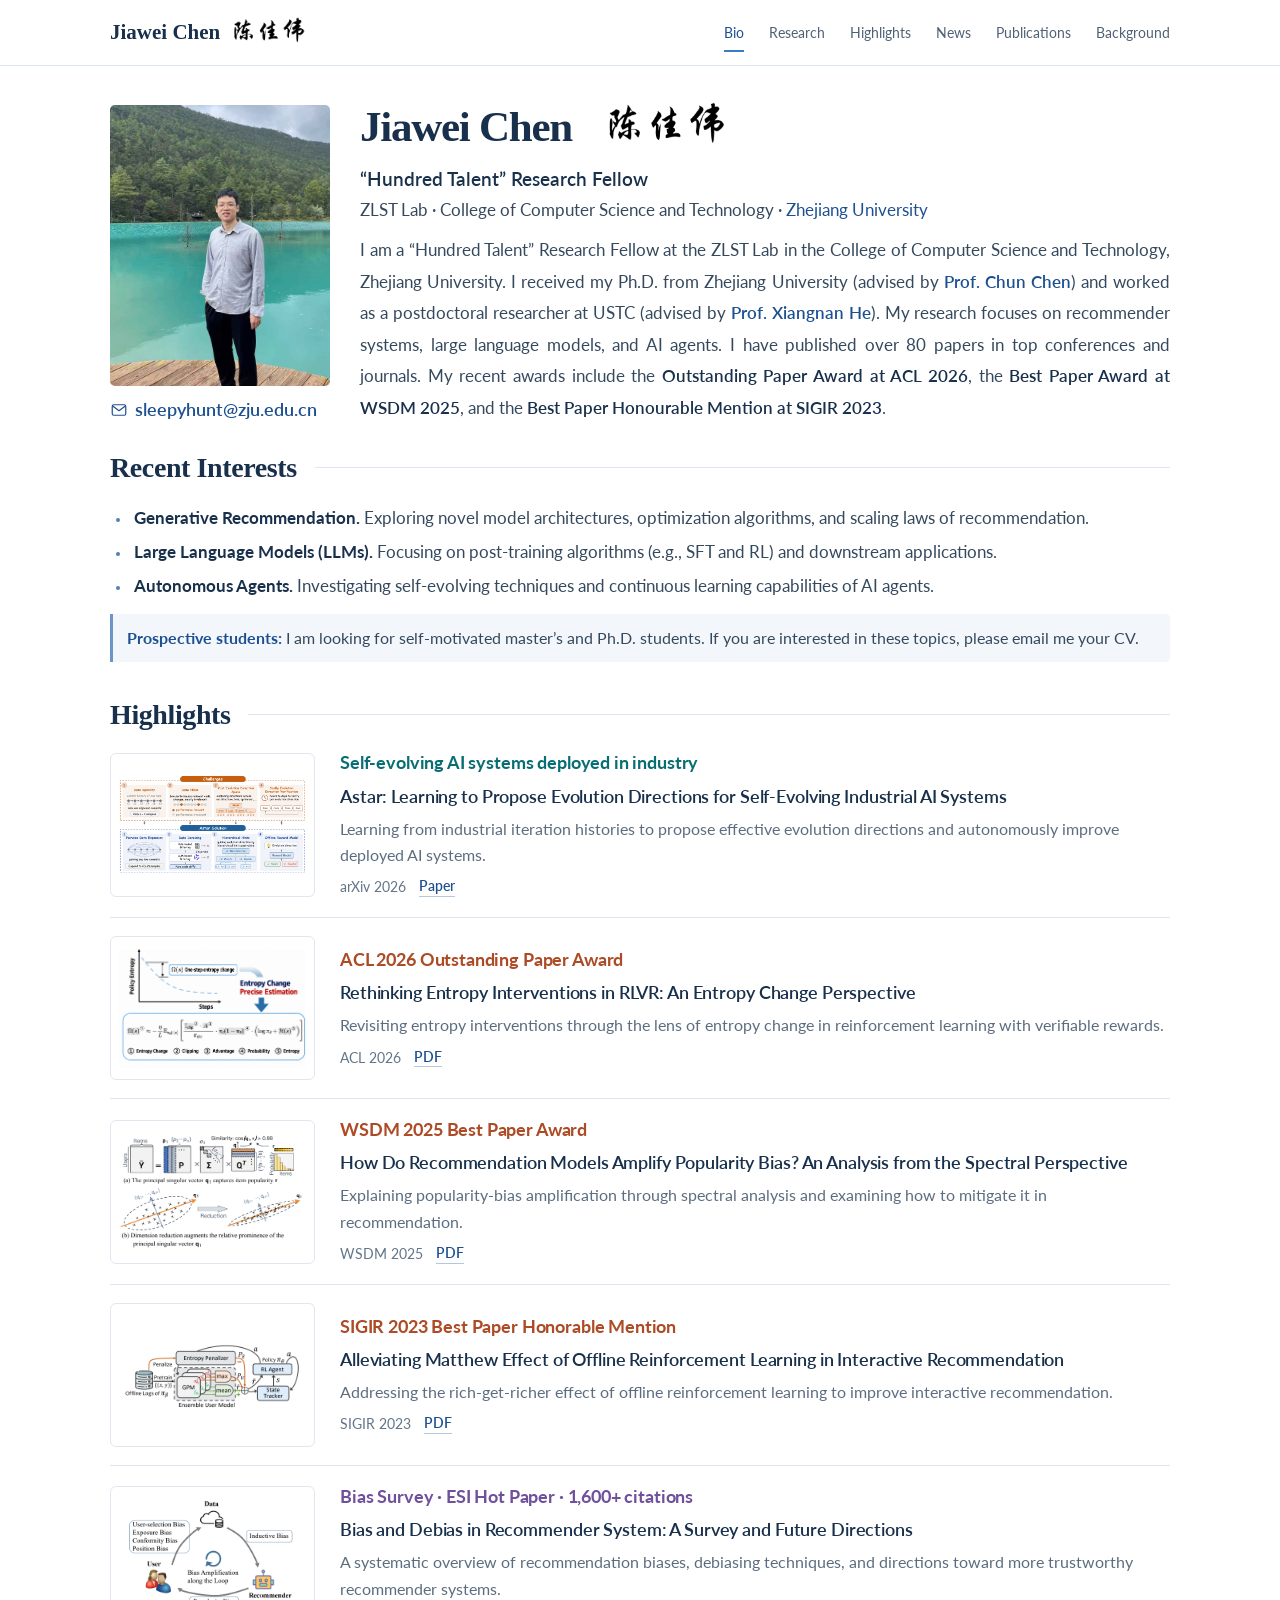
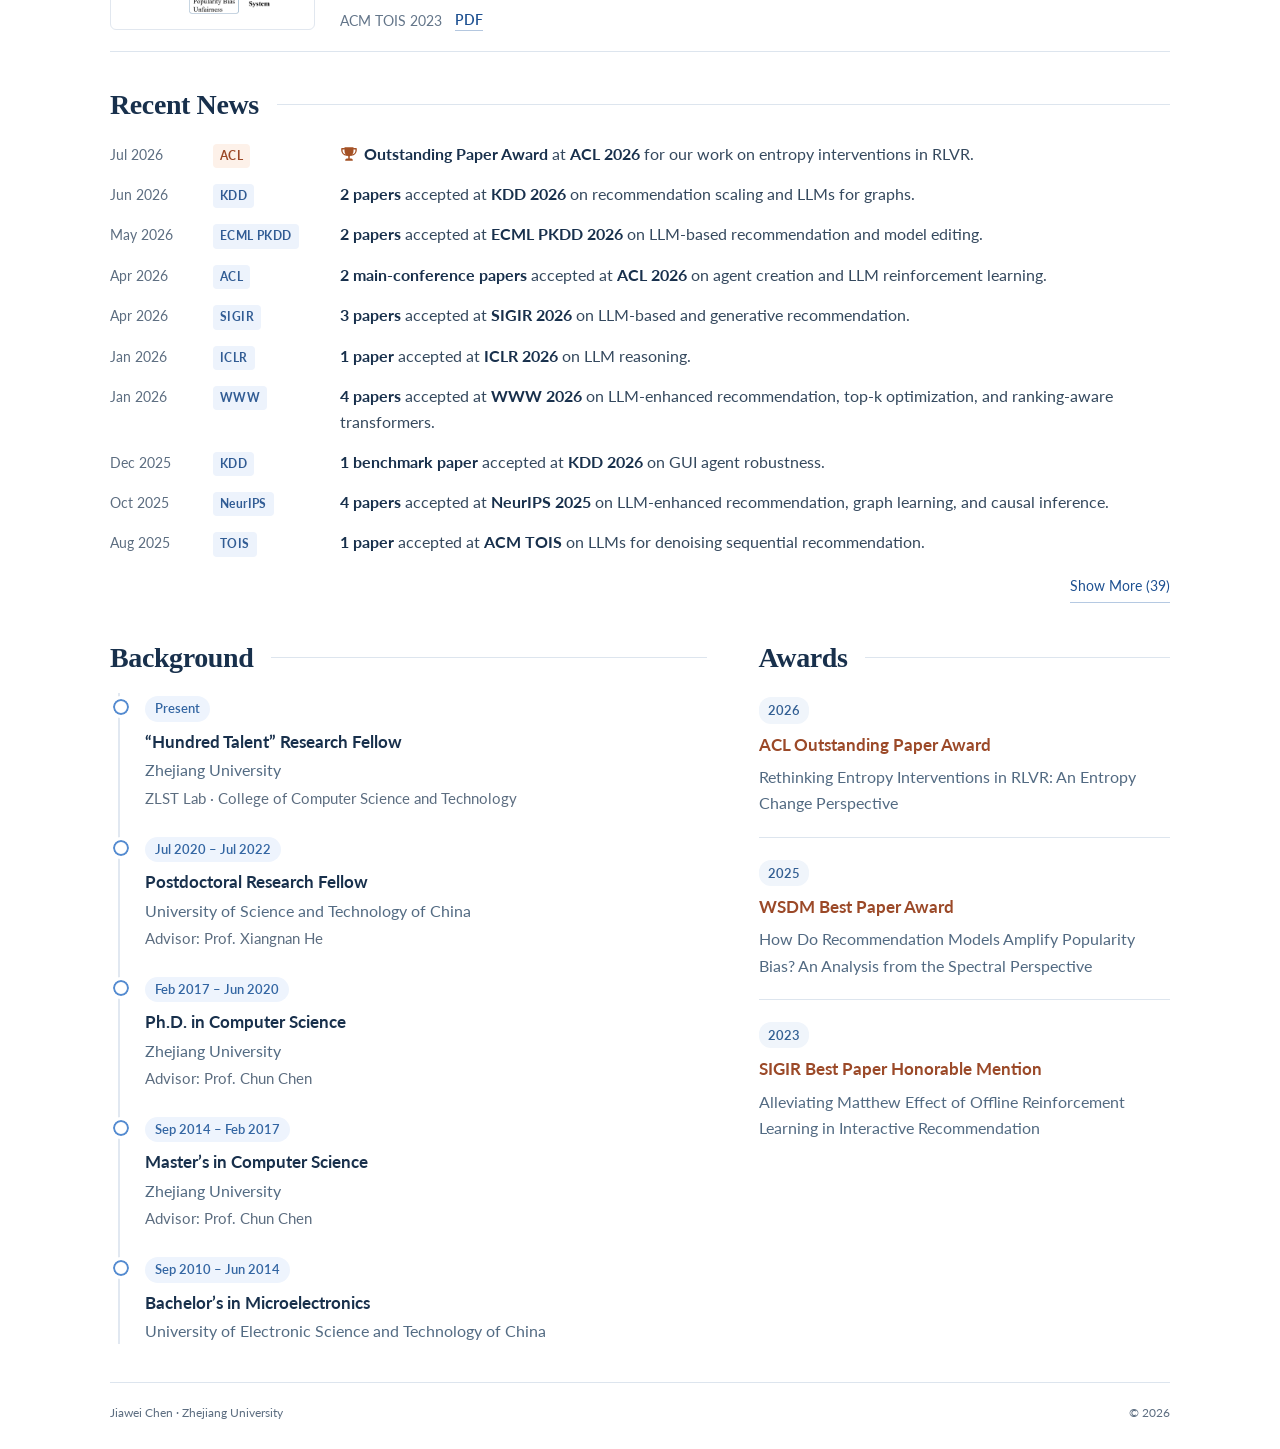
<file: index.html>
<!doctype html>
<html lang="en">
<head>
  <meta charset="utf-8"><meta name="viewport" content="width=device-width, initial-scale=1">
  <meta name="description" content="Jiawei Chen (陈佳伟), Hundred Talent Research Fellow at Zhejiang University. Generative recommendation, large language models, and autonomous agents.">
  <meta name="theme-color" content="#153e77"><title>Jiawei Chen · Zhejiang University</title>
  <link rel="icon" type="image/svg+xml" href="assets/favicon.svg"><link rel="preload" href="assets/fonts/Lato-Regular.ttf" as="font" type="font/ttf" crossorigin><link rel="stylesheet" href="assets/style.css"><script src="assets/app.js" defer></script>
</head>
<body>
  <a class="skip-link" href="#main">Skip to content</a>
  <header class="site-header"><div class="container nav-wrap"><a class="wordmark" href="index.html">Jiawei Chen <img src="images/name.png" alt="陈佳伟" width="369" height="159"></a><button class="menu-toggle" type="button" aria-expanded="false" aria-controls="main-nav">Menu <span aria-hidden="true">＋</span></button><nav id="main-nav" class="main-nav" aria-label="Main navigation"><a href="#bio">Bio</a><a href="#research">Research</a><a href="#highlights">Highlights</a><a href="#news">News</a><a href="publications.html">Publications</a><a href="#background">Background</a></nav></div></header>
  <main class="container home-main" id="main">
    <section class="profile-section" id="bio" aria-labelledby="profile-title">
      <div class="profile-portrait"><img class="profile-photo" src="images/chenjiawei-3.jpg" alt="Jiawei Chen" width="1184" height="1486" fetchpriority="high">
        <p class="profile-email"><a href="mailto:sleepyhunt@zju.edu.cn" aria-label="Email Jiawei Chen at sleepyhunt@zju.edu.cn"><svg viewBox="0 0 24 24" aria-hidden="true"><rect x="3" y="5" width="18" height="14" rx="2"/><path d="m4 7 8 6 8-6"/></svg><span>sleepyhunt@zju.edu.cn</span></a></p>
      </div>
      <div class="profile-info"><div class="profile-heading-group"><div class="profile-name"><h1 id="profile-title">Jiawei Chen</h1><img class="name-image" src="images/name.png" alt="陈佳伟" width="369" height="159"></div></div>
        <div class="profile-contact"><p class="profile-role">“Hundred Talent” Research Fellow</p><p class="profile-affiliation"><span>ZLST Lab</span> · <span>College of Computer Science and Technology</span> · <a href="https://www.zju.edu.cn/english/" target="_blank" rel="noopener noreferrer">Zhejiang University</a></p></div>
        <p class="profile-bio">I am a “Hundred Talent” Research Fellow at the ZLST Lab in the College of Computer Science and Technology, Zhejiang University. I received my Ph.D. from Zhejiang University (advised by <a href="https://www.cae.cn/cae/html/main/colys/12726075.html" target="_blank" rel="noopener noreferrer"><strong>Prof. Chun Chen</strong></a>) and worked as a postdoctoral researcher at USTC (advised by <a href="http://staff.ustc.edu.cn/~hexn/" target="_blank" rel="noopener noreferrer"><strong>Prof. Xiangnan He</strong></a>). My research focuses on recommender systems, large language models, and AI agents. I have published over 80 papers in top conferences and journals. My recent awards include the <strong>Outstanding Paper Award at ACL 2026</strong>, the <strong>Best Paper Award at WSDM 2025</strong>, and the <strong>Best Paper Honourable Mention at SIGIR 2023</strong>.</p>
      </div>
    </section>
    <section class="section interests-section" id="research" aria-labelledby="interests-title"><div class="section-heading"><h2 id="interests-title">Recent Interests</h2></div>
      <ul class="interests-list"><li><strong>Generative Recommendation.</strong> Exploring novel model architectures, optimization algorithms, and scaling laws of recommendation.</li><li><strong>Large Language Models (LLMs).</strong> Focusing on post-training algorithms (e.g., SFT and RL) and downstream applications.</li><li><strong>Autonomous Agents.</strong> Investigating self-evolving techniques and continuous learning capabilities of AI agents.</li></ul>
      <p class="recruiting"><strong>Prospective students:</strong> I am looking for self-motivated master’s and Ph.D. students. If you are interested in these topics, please email me your CV.</p>
    </section>
    <section class="section highlights-section" id="highlights" aria-labelledby="highlights-title"><div class="section-heading"><h2 id="highlights-title">Highlights</h2></div>
      <div class="highlight-list">
        <article class="highlight-row"><a class="highlight-figure" href="https://arxiv.org/abs/2608.27287" target="_blank" rel="noopener noreferrer" aria-label="Read Astar"><img src="assets/highlights/astar.png" alt="Figure from Astar: self-evolving industrial AI systems" width="640" height="400" loading="lazy"></a><div class="highlight-copy"><p class="highlight-recognition industrial">Self-evolving AI systems deployed in industry</p><h3><a href="https://arxiv.org/abs/2608.27287" target="_blank" rel="noopener noreferrer">Astar: Learning to Propose Evolution Directions for Self-Evolving Industrial AI Systems</a></h3><p class="highlight-description">Learning from industrial iteration histories to propose effective evolution directions and autonomously improve deployed AI systems.</p><div class="highlight-details"><span>arXiv 2026</span><a href="https://arxiv.org/abs/2608.27287" target="_blank" rel="noopener noreferrer">Paper</a></div></div></article>
        <article class="highlight-row"><a class="highlight-figure" href="paper/ACL26-Entropy.pdf" target="_blank" rel="noopener noreferrer" aria-label="Read the ACL 2026 Outstanding Paper"><img src="assets/highlights/entropy-en-e39c0afa.png" alt="Figure from Rethinking Entropy Interventions in RLVR" width="640" height="400" loading="lazy"></a><div class="highlight-copy"><p class="highlight-recognition">ACL 2026 Outstanding Paper Award</p><h3><a href="paper/ACL26-Entropy.pdf" target="_blank" rel="noopener noreferrer">Rethinking Entropy Interventions in RLVR: An Entropy Change Perspective</a></h3><p class="highlight-description">Revisiting entropy interventions through the lens of entropy change in reinforcement learning with verifiable rewards.</p><div class="highlight-details"><span>ACL 2026</span><a href="paper/ACL26-Entropy.pdf" target="_blank" rel="noopener noreferrer">PDF</a></div></div></article>
        <article class="highlight-row"><a class="highlight-figure" href="paper/WSDM25-RESN.pdf" target="_blank" rel="noopener noreferrer" aria-label="Read the WSDM 2025 Best Paper"><img src="assets/highlights/popularity-bias.png" alt="Figure from the spectral analysis of popularity bias" width="640" height="400" loading="lazy"></a><div class="highlight-copy"><p class="highlight-recognition">WSDM 2025 Best Paper Award</p><h3><a href="paper/WSDM25-RESN.pdf" target="_blank" rel="noopener noreferrer">How Do Recommendation Models Amplify Popularity Bias? An Analysis from the Spectral Perspective</a></h3><p class="highlight-description">Explaining popularity-bias amplification through spectral analysis and examining how to mitigate it in recommendation.</p><div class="highlight-details"><span>WSDM 2025</span><a href="paper/WSDM25-RESN.pdf" target="_blank" rel="noopener noreferrer">PDF</a></div></div></article>
        <article class="highlight-row"><a class="highlight-figure" href="paper/DORL.pdf" target="_blank" rel="noopener noreferrer" aria-label="Read the SIGIR 2023 Honorable Mention paper"><img src="assets/highlights/dorl.png" alt="Figure from Alleviating Matthew Effect in interactive recommendation" width="640" height="400" loading="lazy"></a><div class="highlight-copy"><p class="highlight-recognition">SIGIR 2023 Best Paper Honorable Mention</p><h3><a href="paper/DORL.pdf" target="_blank" rel="noopener noreferrer">Alleviating Matthew Effect of Offline Reinforcement Learning in Interactive Recommendation</a></h3><p class="highlight-description">Addressing the rich-get-richer effect of offline reinforcement learning to improve interactive recommendation.</p><div class="highlight-details"><span>SIGIR 2023</span><a href="paper/DORL.pdf" target="_blank" rel="noopener noreferrer">PDF</a></div></div></article>
        <article class="highlight-row"><a class="highlight-figure" href="paper/bias.pdf" target="_blank" rel="noopener noreferrer" aria-label="Read the Bias Survey"><img src="assets/highlights/bias-survey.png" alt="Bias-amplification feedback loop from the recommendation survey" width="640" height="400" loading="lazy"></a><div class="highlight-copy"><p class="highlight-recognition survey">Bias Survey <span class="survey-recognition-detail">· ESI Hot Paper · 1,600+ citations</span></p><h3><a href="paper/bias.pdf" target="_blank" rel="noopener noreferrer">Bias and Debias in Recommender System: A Survey and Future Directions</a></h3><p class="highlight-description">A systematic overview of recommendation biases, debiasing techniques, and directions toward more trustworthy recommender systems.</p><div class="highlight-details"><span>ACM TOIS 2023</span><a href="paper/bias.pdf" target="_blank" rel="noopener noreferrer">PDF</a></div></div></article>
      </div>
    </section>
    <section class="section news-section" id="news" aria-labelledby="news-title"><div class="section-heading"><h2 id="news-title">Recent News</h2></div><div class="news-list" id="news-list"><article class="news-item award-news"><time datetime="2026-07-08">Jul 2026</time><span class="news-badge">ACL</span><p><span class="news-trophy"><svg class="trophy-icon" viewBox="0 0 24 24" aria-hidden="true"><path d="M6 3h12v5c0 3.4-1.9 6.2-5 6.9V18h2a2 2 0 0 1 2 2v1H7v-1a2 2 0 0 1 2-2h2v-3.1C7.9 14.2 6 11.4 6 8V3Z"/><path class="trophy-handles" d="M6 5H2.5v2a6.5 6.5 0 0 0 6.1 6.5M18 5h3.5v2a6.5 6.5 0 0 1-6.1 6.5"/></svg></span><strong>Outstanding Paper Award</strong> at <strong>ACL 2026</strong> for our work on entropy interventions in RLVR.</p></article>
<article class="news-item"><time datetime="2026-06-23">Jun 2026</time><span class="news-badge">KDD</span><p><strong>2 papers</strong> accepted at <strong>KDD 2026</strong> on recommendation scaling and LLMs for graphs.</p></article>
<article class="news-item"><time datetime="2026-05-28">May 2026</time><span class="news-badge">ECML PKDD</span><p><strong>2 papers</strong> accepted at <strong>ECML PKDD 2026</strong> on LLM-based recommendation and model editing.</p></article>
<article class="news-item"><time datetime="2026-04-07">Apr 2026</time><span class="news-badge">ACL</span><p><strong>2 main-conference papers</strong> accepted at <strong>ACL 2026</strong> on agent creation and LLM reinforcement learning.</p></article>
<article class="news-item"><time datetime="2026-04-04">Apr 2026</time><span class="news-badge">SIGIR</span><p><strong>3 papers</strong> accepted at <strong>SIGIR 2026</strong> on LLM-based and generative recommendation.</p></article>
<article class="news-item"><time datetime="2026-01-26">Jan 2026</time><span class="news-badge">ICLR</span><p><strong>1 paper</strong> accepted at <strong>ICLR 2026</strong> on LLM reasoning.</p></article>
<article class="news-item"><time datetime="2026-01-14">Jan 2026</time><span class="news-badge">WWW</span><p><strong>4 papers</strong> accepted at <strong>WWW 2026</strong> on LLM-enhanced recommendation, top-k optimization, and ranking-aware transformers.</p></article>
<article class="news-item"><time datetime="2025-12-13">Dec 2025</time><span class="news-badge">KDD</span><p><strong>1 benchmark paper</strong> accepted at <strong>KDD 2026</strong> on GUI agent robustness.</p></article>
<article class="news-item"><time datetime="2025-10-19">Oct 2025</time><span class="news-badge">NeurIPS</span><p><strong>4 papers</strong> accepted at <strong>NeurIPS 2025</strong> on LLM-enhanced recommendation, graph learning, and causal inference.</p></article>
<article class="news-item"><time datetime="2025-08-04">Aug 2025</time><span class="news-badge">TOIS</span><p><strong>1 paper</strong> accepted at <strong>ACM TOIS</strong> on LLMs for denoising sequential recommendation.</p></article>
<article class="news-item"><time datetime="2025-05-15">May 2025</time><span class="news-badge">KDD</span><p><strong>1 paper</strong> accepted at <strong>KDD 2025</strong> on NDCG optimization.</p></article>
<article class="news-item"><time datetime="2025-04-05">Apr 2025</time><span class="news-badge">SIGIR</span><p><strong>1 paper</strong> accepted at <strong>SIGIR 2025</strong> on LLM-based recommendation.</p></article>
<article class="news-item award-news"><time datetime="2025-03-11">Mar 2025</time><span class="news-badge">WSDM</span><p><span class="news-trophy"><svg class="trophy-icon" viewBox="0 0 24 24" aria-hidden="true"><path d="M6 3h12v5c0 3.4-1.9 6.2-5 6.9V18h2a2 2 0 0 1 2 2v1H7v-1a2 2 0 0 1 2-2h2v-3.1C7.9 14.2 6 11.4 6 8V3Z"/><path class="trophy-handles" d="M6 5H2.5v2a6.5 6.5 0 0 0 6.1 6.5M18 5h3.5v2a6.5 6.5 0 0 1-6.1 6.5"/></svg></span><strong>Best Paper Award</strong> at <strong>WSDM 2025</strong> for our spectral analysis of popularity bias.</p></article>
<article class="news-item"><time datetime="2025-01-20">Jan 2025</time><span class="news-badge">WWW</span><p><strong>2 papers</strong> accepted at <strong>WWW 2025</strong> on ranking transformers and graph structure learning.</p></article>
<article class="news-item"><time datetime="2024-12-10">Dec 2024</time><span class="news-badge">AAAI</span><p><strong>1 paper</strong> accepted at <strong>AAAI 2025</strong> on recommendation loss.</p></article>
<article class="news-item"><time datetime="2024-10-24">Oct 2024</time><span class="news-badge">WSDM</span><p><strong>3 papers</strong> accepted at <strong>WSDM 2025</strong> on popularity bias, graph transformers, and causal inference.</p></article>
<article class="news-item"><time datetime="2024-09-26">Sep 2024</time><span class="news-badge">NeurIPS</span><p><strong>1 paper</strong> accepted at <strong>NeurIPS 2024</strong> on recommendation loss.</p></article>
<article class="news-item"><time datetime="2024-09-20">Sep 2024</time><span class="news-badge">CSUR</span><p>1 survey accepted at <strong>ACM Computing Surveys</strong> on deep clustering.</p></article>
<article class="news-item"><time datetime="2024-07-23">Jul 2024</time><span class="news-badge">RecSys</span><p><strong>2 papers</strong> accepted at <strong>RecSys 2024</strong> on LLM-based recommendation.</p></article>
<article class="news-item"><time datetime="2024-07-18">Jul 2024</time><span class="news-badge">CIKM</span><p><strong>2 papers</strong> accepted at <strong>CIKM 2024</strong> on cross-domain recommendation and knowledge graph embedding.</p></article>
<article class="news-item"><time datetime="2024-07-10">Jul 2024</time><span class="news-badge">TOIS</span><p><strong>1 paper</strong> accepted at <strong>ACM TOIS</strong> on recommendation debiasing.</p></article>
<article class="news-item"><time datetime="2024-03-26">Mar 2024</time><span class="news-badge">SIGIR</span><p><strong>2 papers</strong> accepted at <strong>SIGIR 2024</strong> on graph-based and interactive recommendation.</p></article>
<article class="news-item"><time datetime="2024-01-23">Jan 2024</time><span class="news-badge">WWW</span><p><strong>1 paper</strong> accepted at <strong>WWW 2024</strong> on robust recommendation.</p></article>
<article class="news-item"><time datetime="2023-12-01">Dec 2023</time><span class="news-badge">TOIS</span><p><strong>1 paper</strong> accepted at <strong>ACM TOIS</strong> on recommendation loss.</p></article>
<article class="news-item"><time datetime="2023-12-01">Dec 2023</time><span class="news-badge">ICDE</span><p><strong>2 papers</strong> accepted at <strong>ICDE 2024</strong> on graph queries and recommendation loss.</p></article>
<article class="news-item"><time datetime="2023-09-22">Sep 2023</time><span class="news-badge">NeurIPS</span><p><strong>2 papers</strong> accepted at <strong>NeurIPS 2023</strong> on contrastive learning and graph structure learning.</p></article>
<article class="news-item"><time datetime="2023-08-05">Aug 2023</time><span class="news-badge">CIKM</span><p><strong>2 papers</strong> accepted at <strong>CIKM 2023</strong> on recommendation debiasing and graph structure learning.</p></article>
<article class="news-item award-news"><time datetime="2023-07-25">Jul 2023</time><span class="news-badge">SIGIR</span><p><span class="news-trophy"><svg class="trophy-icon" viewBox="0 0 24 24" aria-hidden="true"><path d="M6 3h12v5c0 3.4-1.9 6.2-5 6.9V18h2a2 2 0 0 1 2 2v1H7v-1a2 2 0 0 1 2-2h2v-3.1C7.9 14.2 6 11.4 6 8V3Z"/><path class="trophy-handles" d="M6 5H2.5v2a6.5 6.5 0 0 0 6.1 6.5M18 5h3.5v2a6.5 6.5 0 0 1-6.1 6.5"/></svg></span><strong>Best Paper Honorable Mention</strong> at <strong>SIGIR 2023</strong> for our work on offline reinforcement learning in interactive recommendation.</p></article>
<article class="news-item"><time datetime="2023-04-20">Apr 2023</time><span class="news-badge">IJCAI</span><p><strong>1 paper</strong> accepted at <strong>IJCAI 2023</strong> on recommendation debiasing.</p></article>
<article class="news-item"><time datetime="2023-04-08">Apr 2023</time><span class="news-badge">TOIS</span><p><strong>1 paper</strong> accepted at <strong>ACM TOIS</strong> on causal interactive recommendation.</p></article>
<article class="news-item"><time datetime="2023-04-05">Apr 2023</time><span class="news-badge">SIGIR</span><p><strong>2 papers</strong> accepted at <strong>SIGIR 2023</strong> on debiasing interactive recommendation and robust sequential recommendation.</p></article>
<article class="news-item"><time datetime="2023-01-26">Jan 2023</time><span class="news-badge">WWW</span><p><strong>2 papers</strong> accepted at <strong>WWW 2023</strong> on adaptive temperature and negative sampling for recommendation.</p></article>
<article class="news-item"><time datetime="2022-10-31">Oct 2022</time><span class="news-badge">AAAI</span><p><strong>1 paper</strong> accepted at <strong>AAAI 2023</strong> on information propagation.</p></article>
<article class="news-item"><time datetime="2022-10-31">Oct 2022</time><span class="news-badge">TKDE</span><p><strong>1 paper</strong> accepted at <strong>IEEE TKDE</strong> on dynamic popularity bias.</p></article>
<article class="news-item"><time datetime="2022-10-18">Oct 2022</time><span class="news-badge">WSDM</span><p><strong>1 paper</strong> accepted at <strong>WSDM 2023</strong> on fair knowledge distillation.</p></article>
<article class="news-item"><time datetime="2022-08-15">Aug 2022</time><span class="news-badge">CIKM</span><p><strong>2 papers</strong> accepted at <strong>CIKM 2022</strong> on recommendation datasets.</p></article>
<article class="news-item"><time datetime="2022-08-15">Aug 2022</time><span class="news-badge">TOIS</span><p>1 survey accepted at <strong>ACM TOIS</strong> on recommendation debiasing.</p></article>
<article class="news-item"><time datetime="2022-01-15">Jan 2022</time><span class="news-badge">WWW</span><p><strong>1 paper</strong> accepted at <strong>WWW 2022</strong> on hypergraph-based personalized search.</p></article>
<article class="news-item"><time datetime="2021-12-29">Dec 2021</time><span class="news-badge">UPDATE</span><p>Updated our recommendation debiasing survey with causal explanations and recent debiasing methods.</p></article>
<article class="news-item"><time datetime="2021-08-08">Aug 2021</time><span class="news-badge">CIKM</span><p><strong>1 paper</strong> accepted at <strong>CIKM 2021</strong> on disentangled knowledge graph representation learning.</p></article>
<article class="news-item"><time datetime="2021-07-27">Jul 2021</time><span class="news-badge">ICCV</span><p><strong>1 paper</strong> accepted at <strong>ICCV 2021</strong> on graph-based knowledge distillation.</p></article>
<article class="news-item"><time datetime="2021-07-27">Jul 2021</time><span class="news-badge">TKDE</span><p><strong>1 paper</strong> accepted at <strong>IEEE TKDE</strong> on sampling for recommendation.</p></article>
<article class="news-item"><time datetime="2021-06-12">Jun 2021</time><span class="news-badge">RecSys</span><p>1 tutorial accepted at <strong>RecSys 2021</strong> on bias and debiasing in recommendation.</p></article>
<article class="news-item"><time datetime="2021-05-18">May 2021</time><span class="news-badge">KDD</span><p><strong>1 paper</strong> accepted at <strong>KDD 2021</strong> on causal inference for recommendation debiasing.</p></article>
<article class="news-item"><time datetime="2021-04-15">Apr 2021</time><span class="news-badge">SIGIR</span><p><strong>1 paper</strong> accepted at <strong>SIGIR 2021</strong> on a universal debiasing framework for recommendation.</p></article>
<article class="news-item"><time datetime="2021-02-07">Feb 2021</time><span class="news-badge">TOIS</span><p><strong>1 paper</strong> accepted at <strong>ACM TOIS</strong> on sampling for recommendation.</p></article>
<article class="news-item"><time datetime="2021-01-15">Jan 2021</time><span class="news-badge">WWW</span><p><strong>1 paper</strong> accepted at <strong>WWW 2021</strong> on the equivalence of graph convolutional networks and label propagation.</p></article>
<article class="news-item"><time datetime="2020-12-15">Dec 2020</time><span class="news-badge">WWW</span><p>1 tutorial accepted at <strong>WWW 2021</strong> on bias and debiasing in recommendation.</p></article>
<article class="news-item"><time datetime="2019-11-11">Nov 2019</time><span class="news-badge">AAAI</span><p><strong>2 papers</strong> accepted at <strong>AAAI 2020</strong> on unbiased recommendation and graph embedding.</p></article></div><button class="show-more" id="show-news" type="button" aria-expanded="false" aria-controls="news-list" hidden>Show More</button></section>
    <section class="section credentials-section" id="background" aria-labelledby="background-title"><div class="background-column"><div class="section-heading"><h2 id="background-title">Background</h2></div><ol class="timeline"><li><span class="timeline-date">Present</span><h3>“Hundred Talent” Research Fellow</h3><p>Zhejiang University</p><p class="timeline-detail">ZLST Lab · College of Computer Science and Technology</p></li>
<li><span class="timeline-date">Jul 2020 – Jul 2022</span><h3>Postdoctoral Research Fellow</h3><p>University of Science and Technology of China</p><p class="timeline-detail">Advisor: Prof. Xiangnan He</p></li>
<li><span class="timeline-date">Feb 2017 – Jun 2020</span><h3>Ph.D. in Computer Science</h3><p>Zhejiang University</p><p class="timeline-detail">Advisor: Prof. Chun Chen</p></li>
<li><span class="timeline-date">Sep 2014 – Feb 2017</span><h3>Master’s in Computer Science</h3><p>Zhejiang University</p><p class="timeline-detail">Advisor: Prof. Chun Chen</p></li>
<li><span class="timeline-date">Sep 2010 – Jun 2014</span><h3>Bachelor’s in Microelectronics</h3><p>University of Electronic Science and Technology of China</p></li></ol></div><div class="awards-column"><div class="section-heading"><h2 id="awards-title">Awards</h2></div><ol class="awards-list"><li><span class="award-year">2026</span><h3>ACL Outstanding Paper Award</h3><p><a href="paper/ACL26-Entropy.pdf" target="_blank" rel="noopener noreferrer">Rethinking Entropy Interventions in RLVR: An Entropy Change Perspective</a></p></li>
<li><span class="award-year">2025</span><h3>WSDM Best Paper Award</h3><p><a href="paper/WSDM25-RESN.pdf" target="_blank" rel="noopener noreferrer">How Do Recommendation Models Amplify Popularity Bias? An Analysis from the Spectral Perspective</a></p></li>
<li><span class="award-year">2023</span><h3>SIGIR Best Paper Honorable Mention</h3><p><a href="paper/DORL.pdf" target="_blank" rel="noopener noreferrer">Alleviating Matthew Effect of Offline Reinforcement Learning in Interactive Recommendation</a></p></li></ol></div></section>
  </main>
  <footer class="container site-footer"><span>Jiawei Chen · Zhejiang University</span><span>© 2026</span></footer>
</body>
</html>
</file>
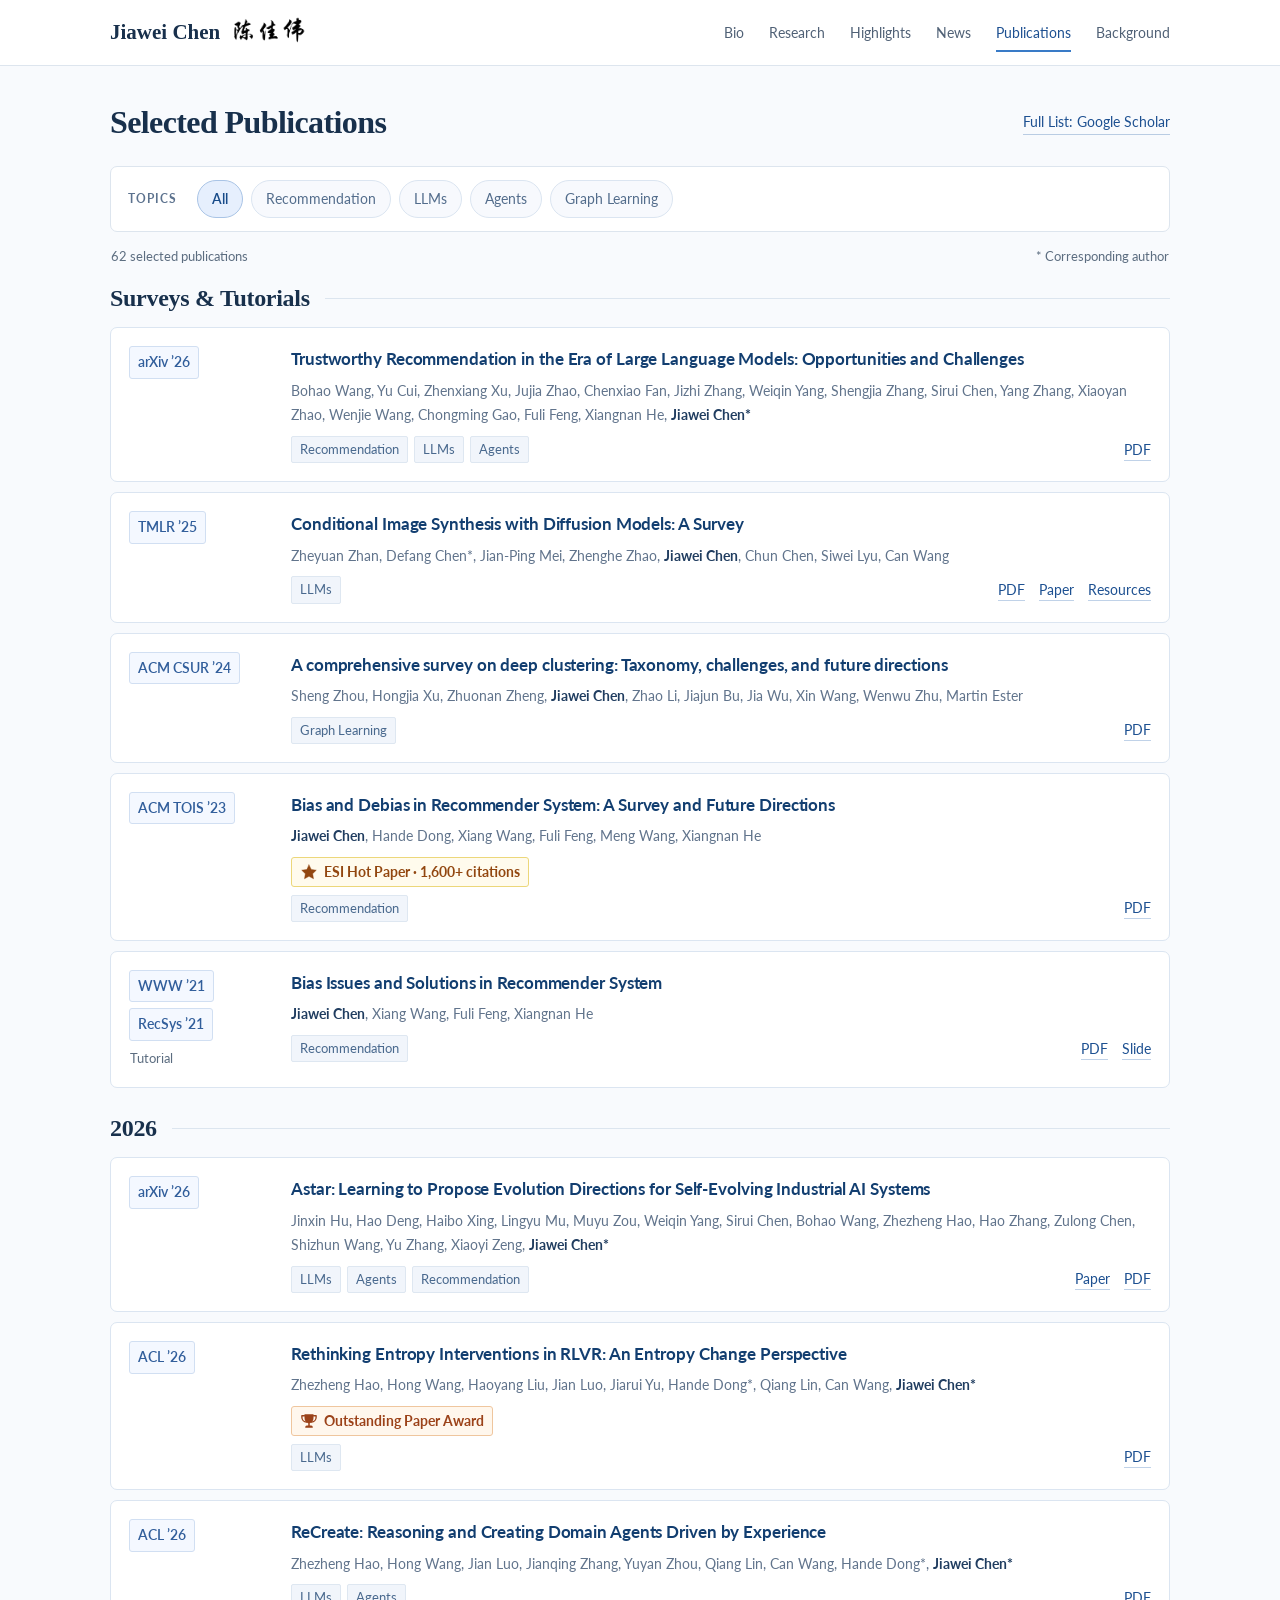
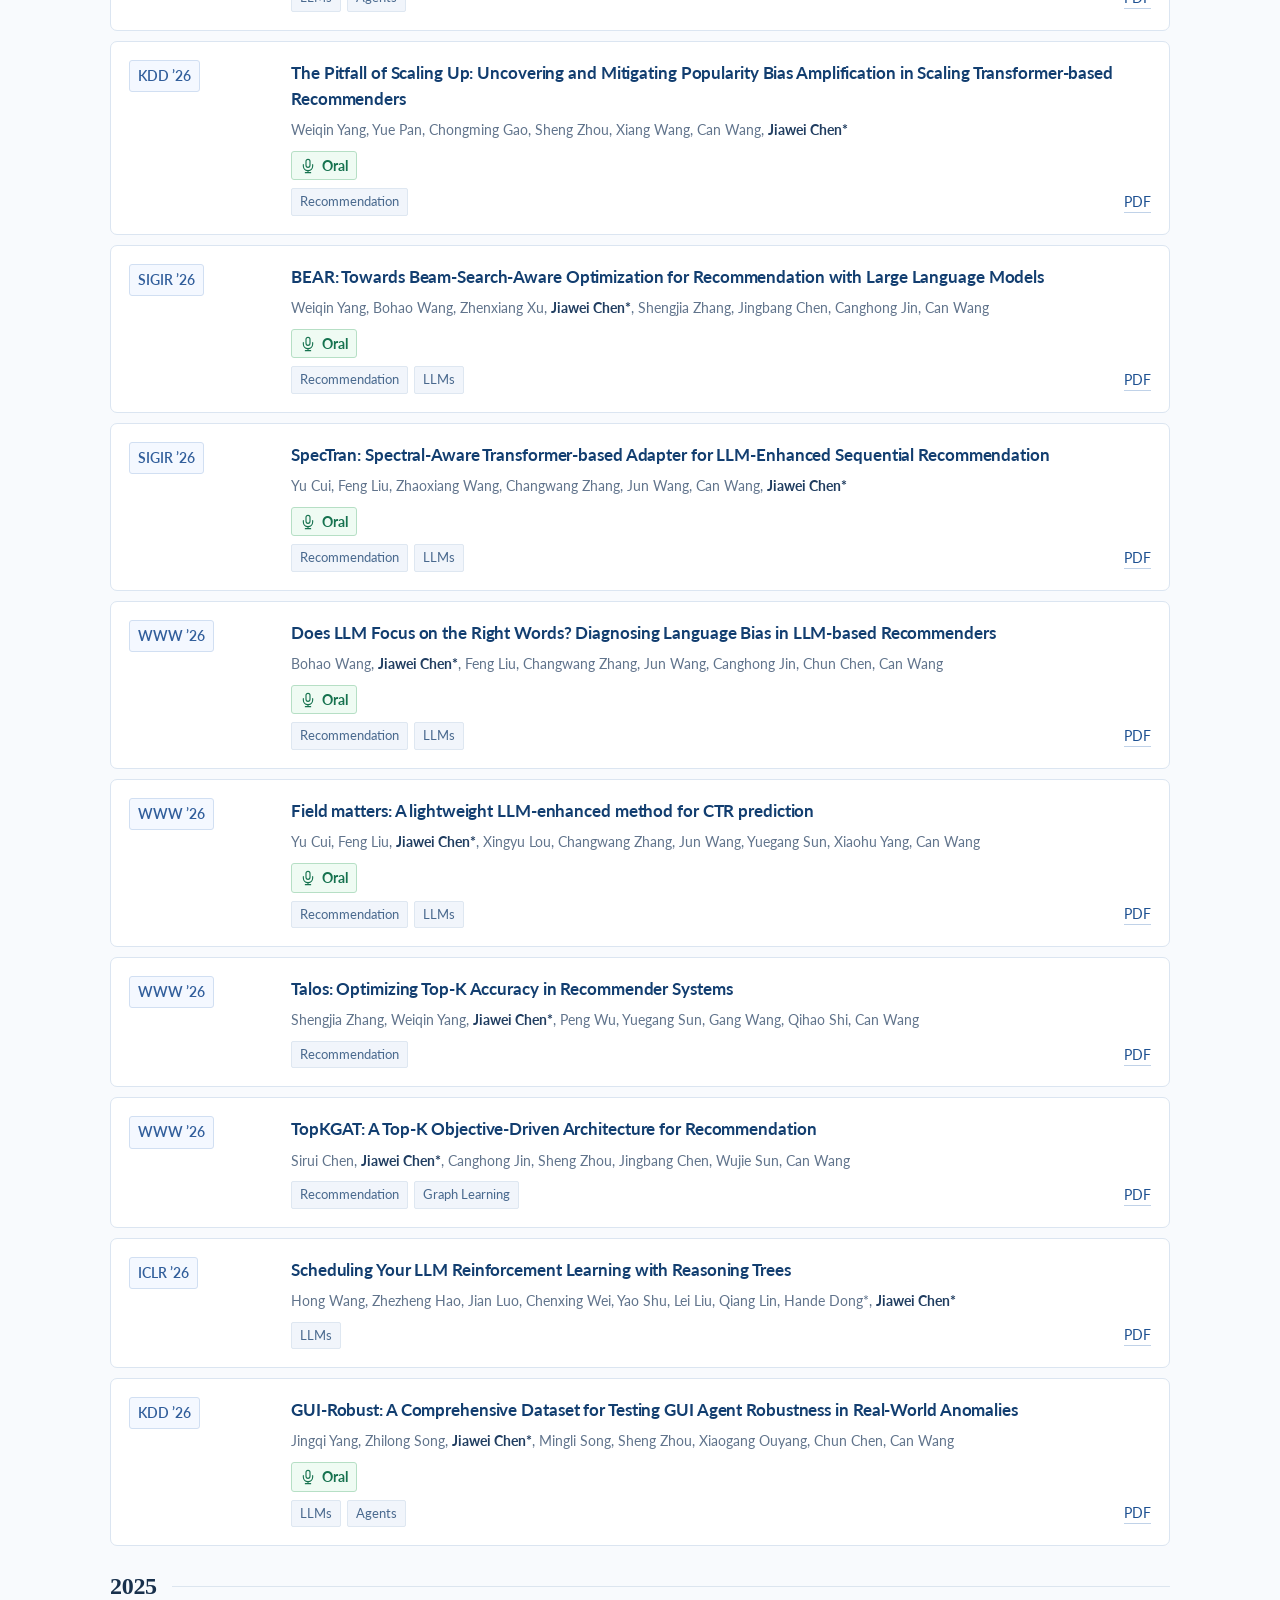
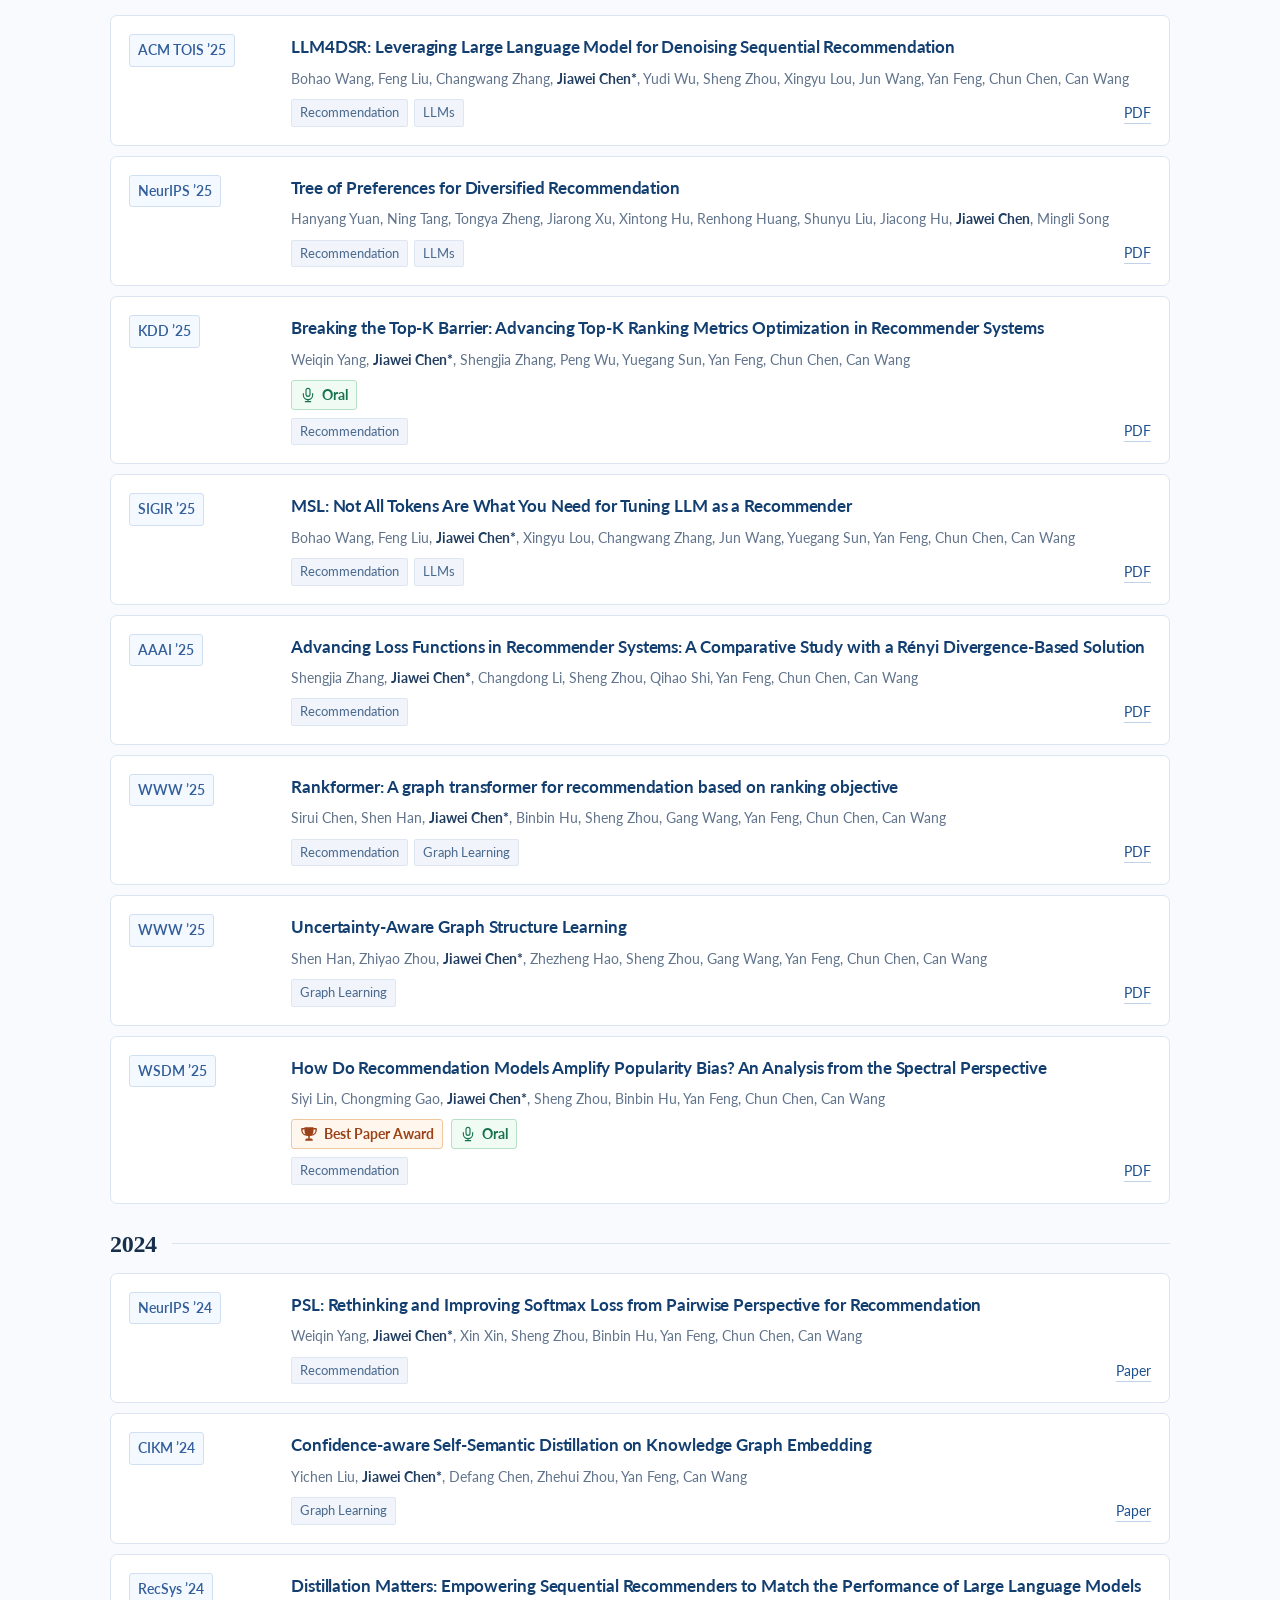
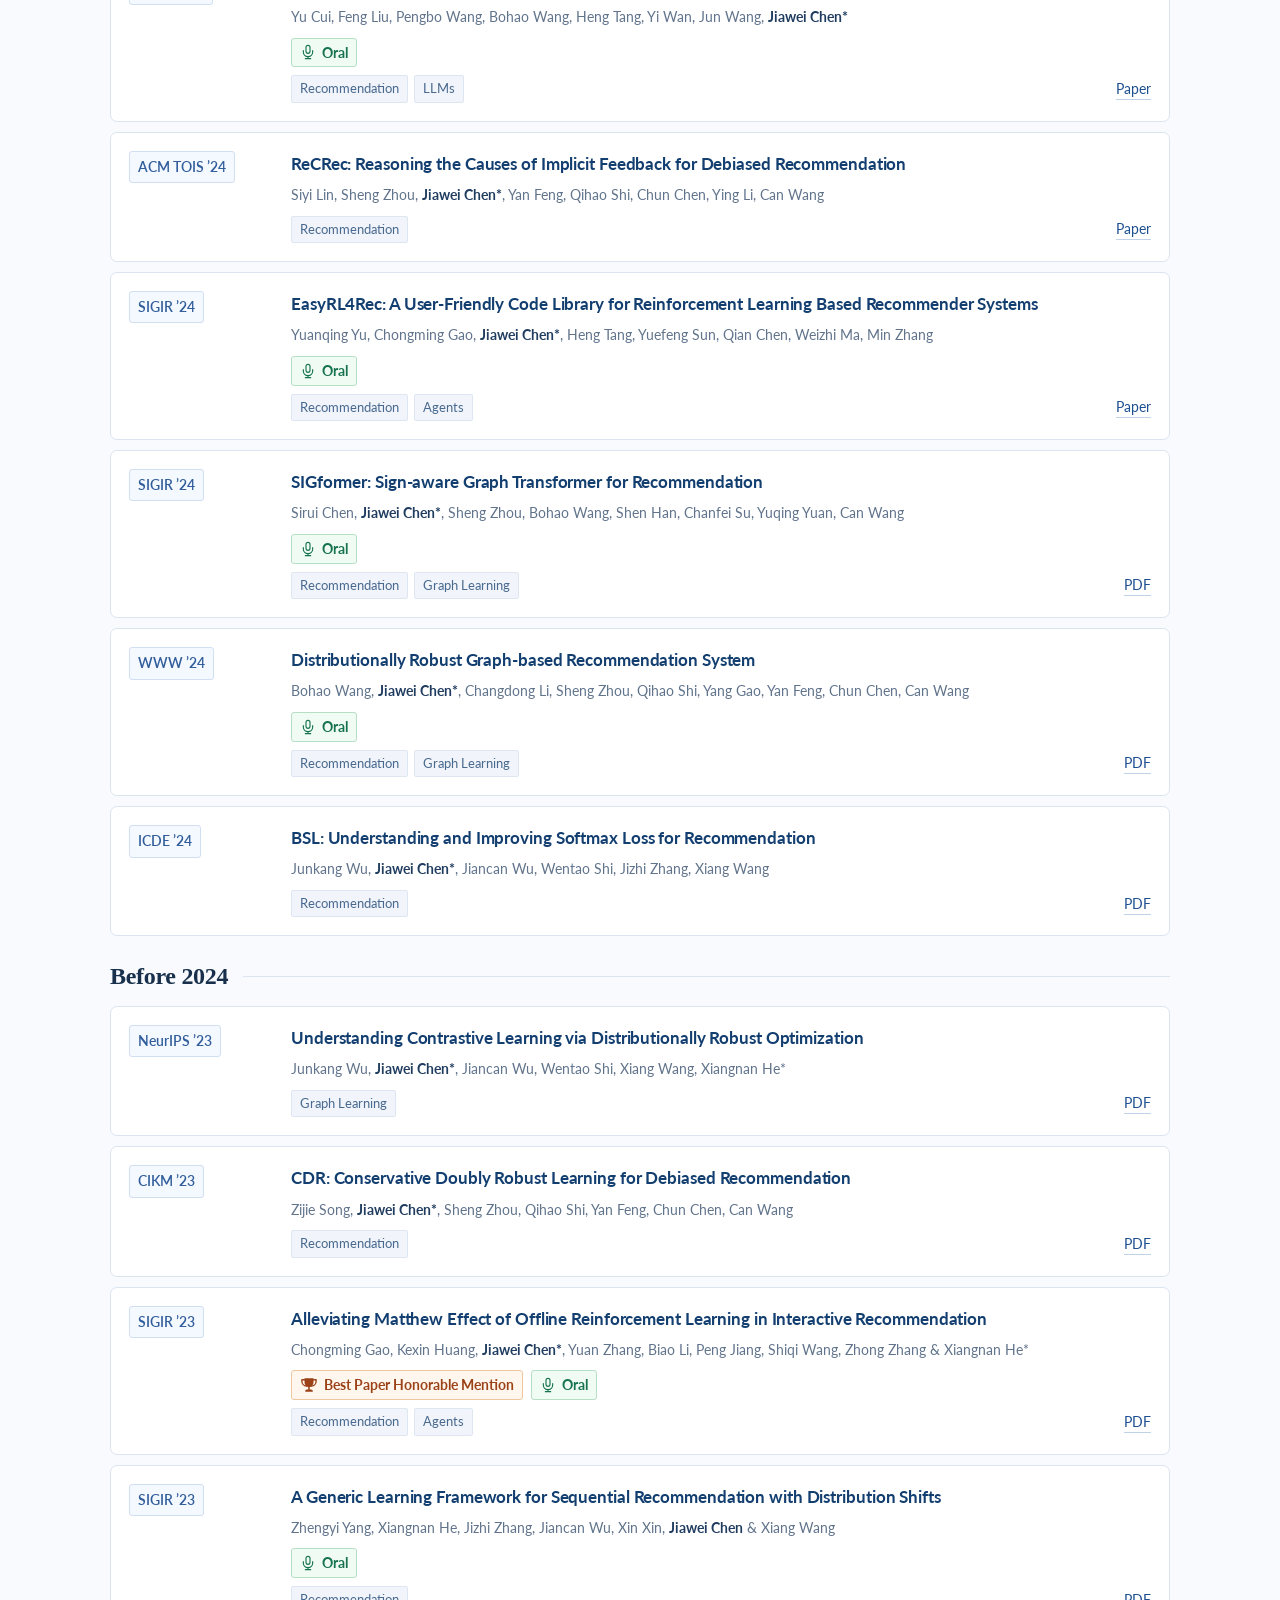
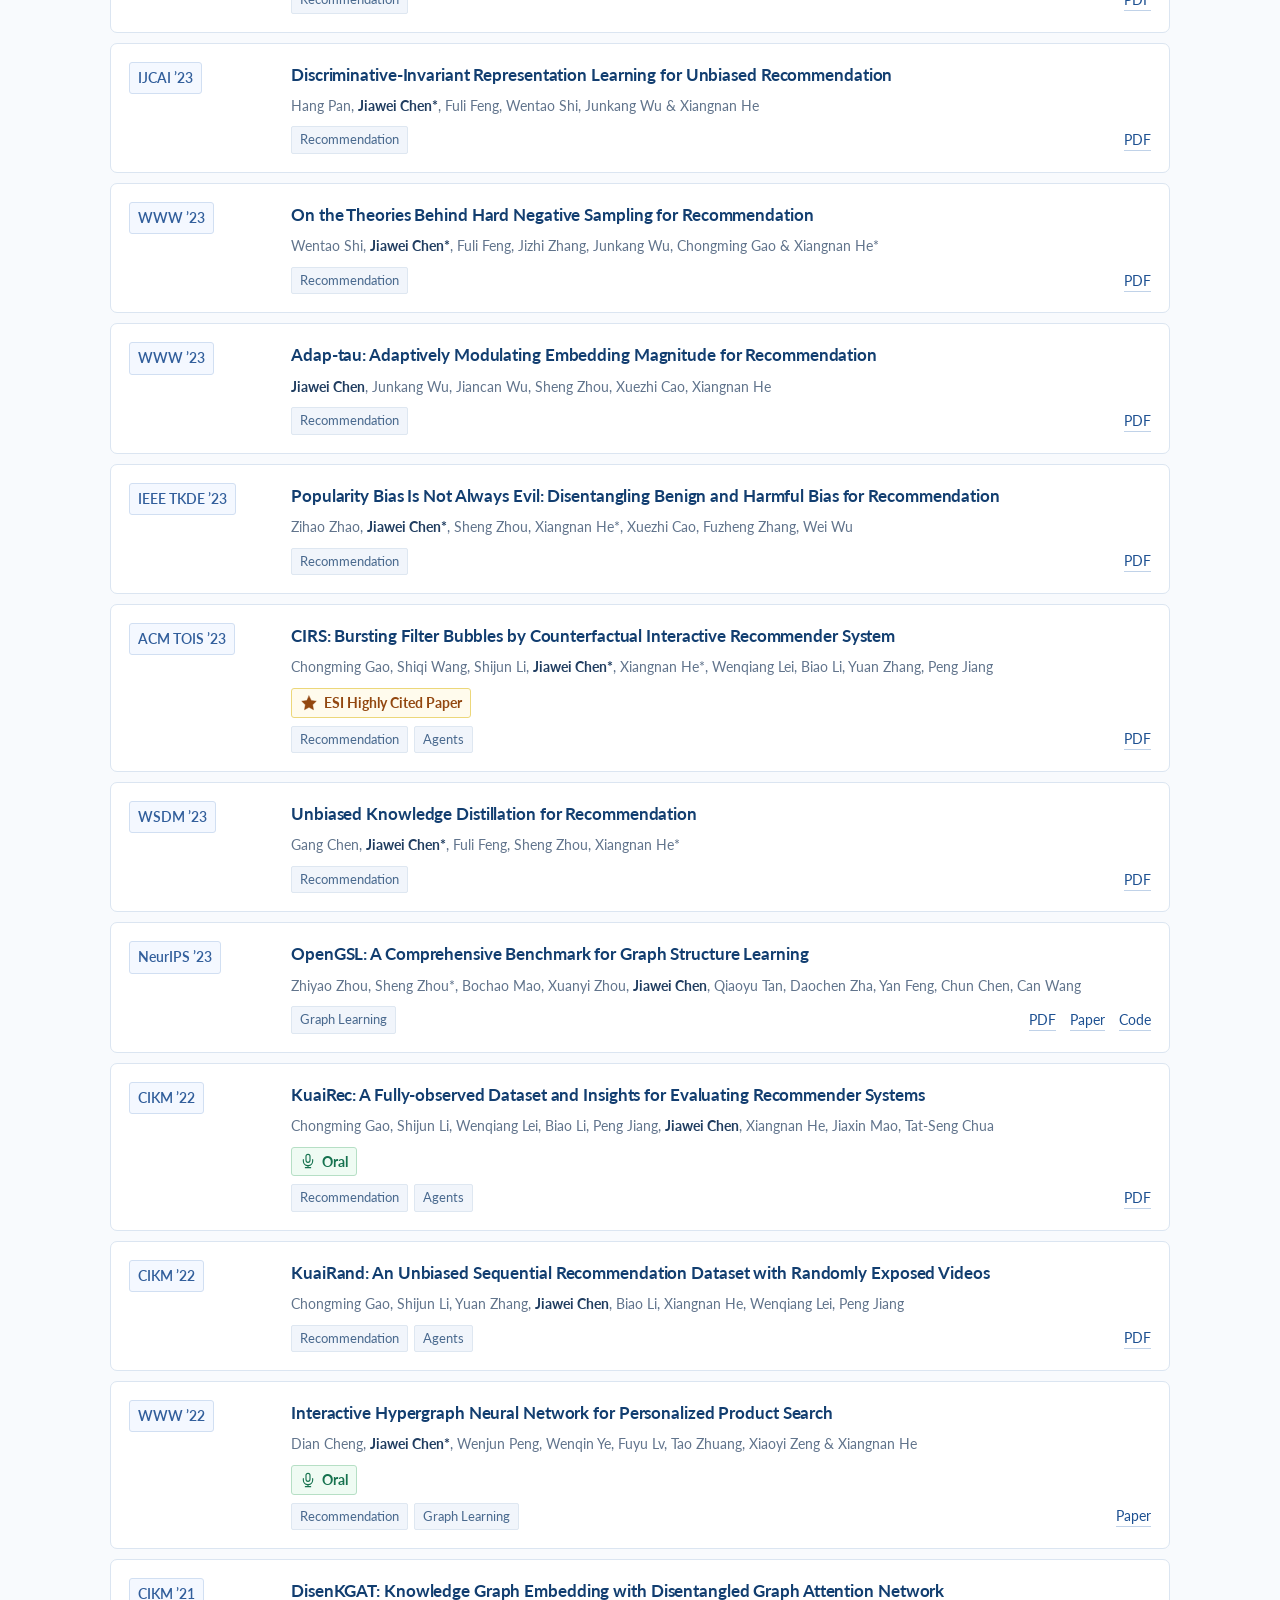
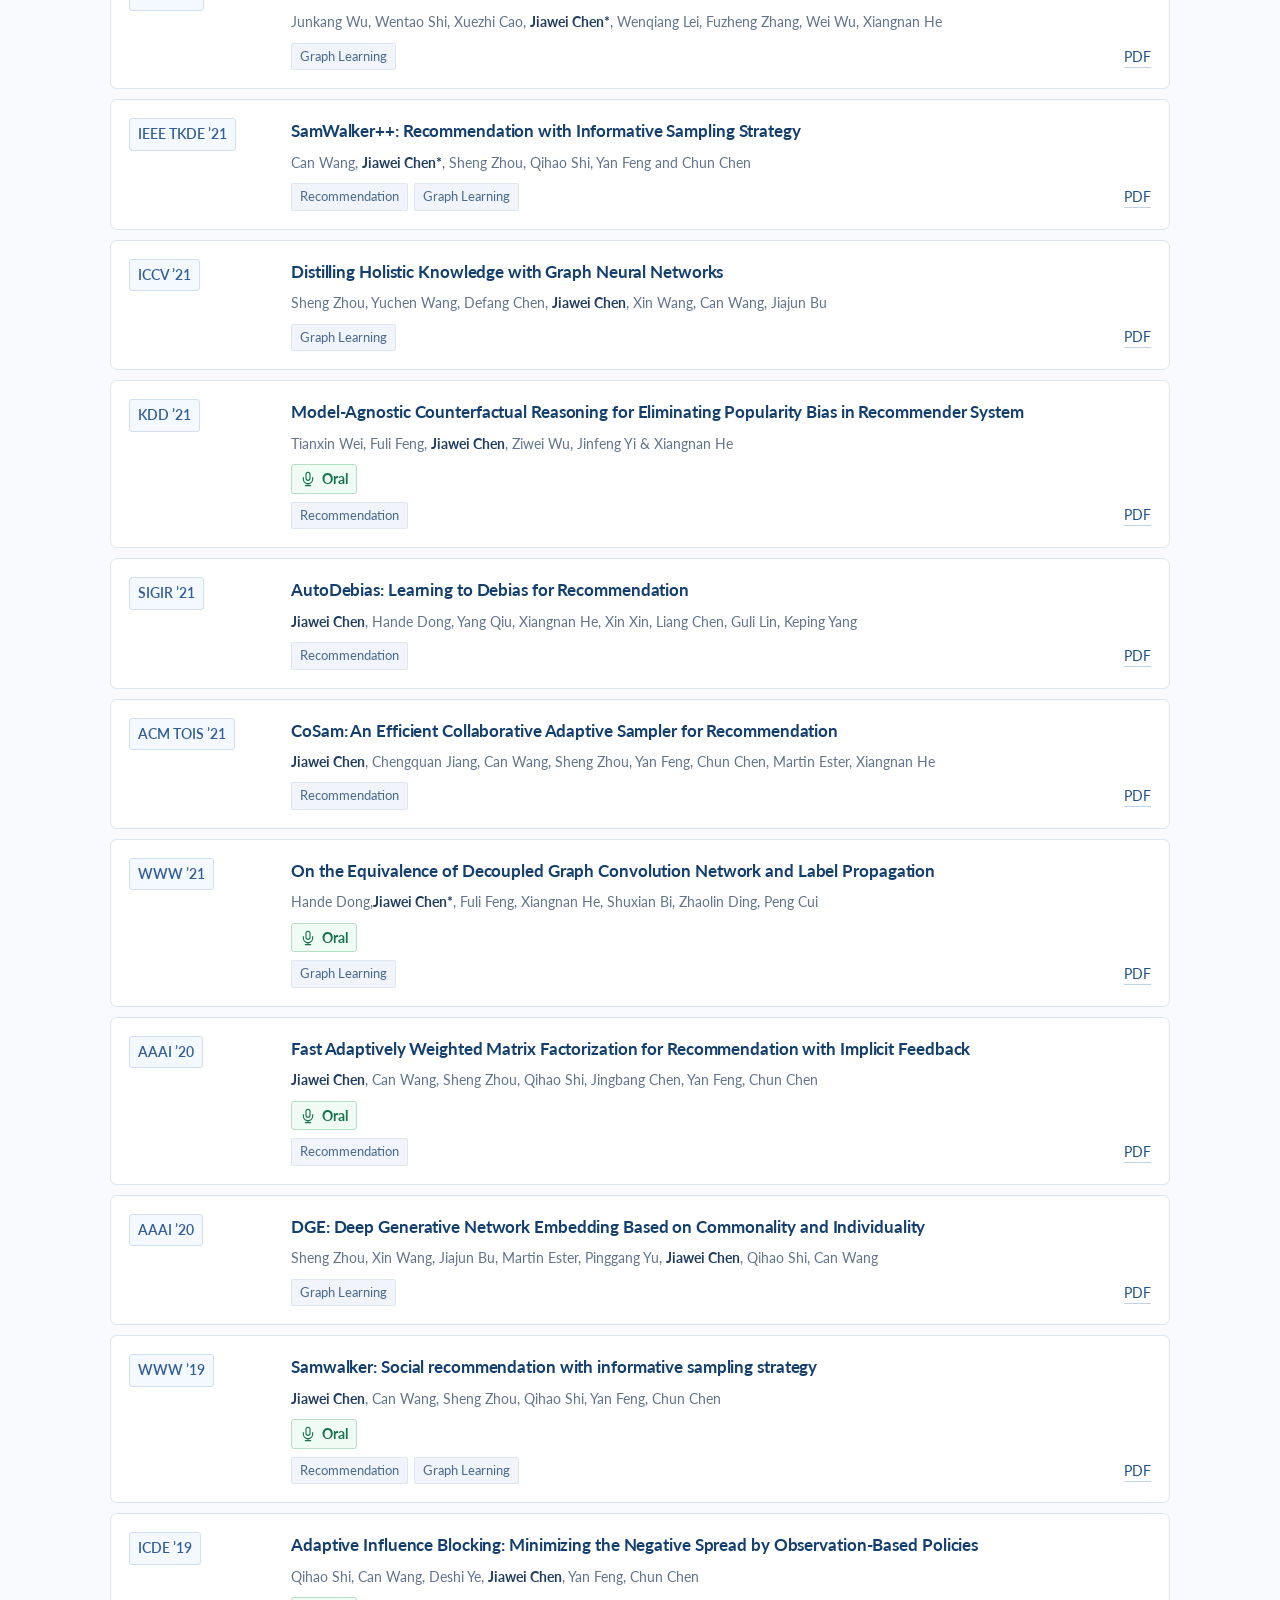
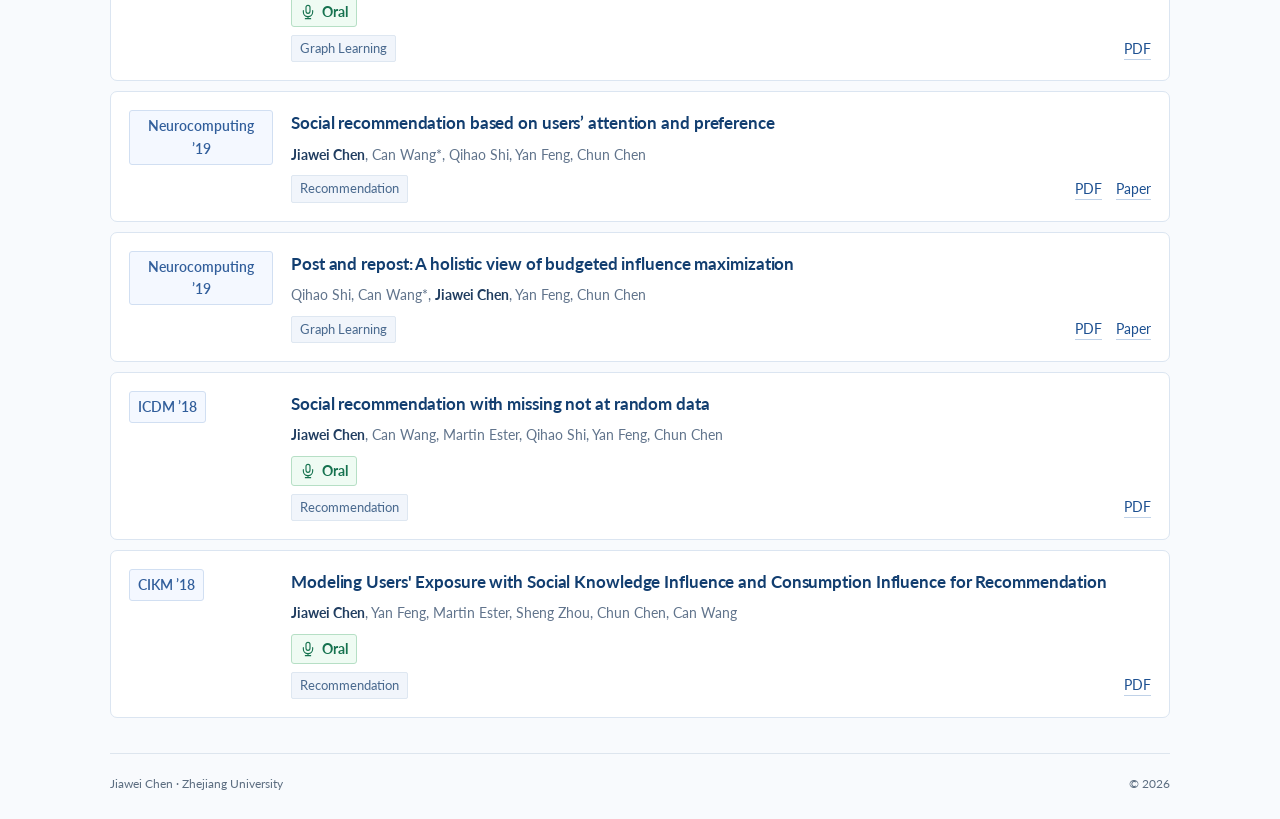
<file: publications.html>
<!doctype html>
<html lang="en">
<head><meta charset="utf-8"><meta name="viewport" content="width=device-width, initial-scale=1"><meta name="description" content="Selected Publications by Jiawei Chen at Zhejiang University, grouped by year and research direction."><meta name="theme-color" content="#153e77"><title>Selected Publications · Jiawei Chen</title><link rel="icon" type="image/svg+xml" href="assets/favicon.svg"><link rel="preload" href="assets/fonts/Lato-Regular.ttf" as="font" type="font/ttf" crossorigin><link rel="stylesheet" href="assets/style.css"><script src="assets/app.js" defer></script></head>
<body class="publications-page">
  <a class="skip-link" href="#main">Skip to content</a>
  <header class="site-header"><div class="container nav-wrap"><a class="wordmark" href="index.html">Jiawei Chen <img src="images/name.png" alt="陈佳伟" width="369" height="159"></a><button class="menu-toggle" type="button" aria-expanded="false" aria-controls="main-nav">Menu <span aria-hidden="true">＋</span></button><nav id="main-nav" class="main-nav" aria-label="Main navigation"><a href="index.html#bio">Bio</a><a href="index.html#research">Research</a><a href="index.html#highlights">Highlights</a><a href="index.html#news">News</a><a href="publications.html" aria-current="page">Publications</a><a href="index.html#background">Background</a></nav></div></header>
  <main class="container publication-main" id="main"><div class="publication-heading"><h1>Selected Publications</h1><a href="https://scholar.google.com/citations?user=PvICLFYAAAAJ&amp;hl=en" class="full-list" target="_blank" rel="noopener noreferrer">Full List: Google Scholar</a></div>
    <div class="publication-filters" id="publication-filters" hidden><span class="filter-label">Topics</span><div class="topic-filters" role="group" aria-label="Filter publications by research topic"><button type="button" data-topic="all" aria-pressed="true">All</button><button type="button" data-topic="recommendation" aria-pressed="false">Recommendation</button><button type="button" data-topic="llm" aria-pressed="false">LLMs</button><button type="button" data-topic="agents" aria-pressed="false">Agents</button><button type="button" data-topic="graph" aria-pressed="false">Graph Learning</button></div></div>
    <div class="publication-status"><p id="result-count" role="status" aria-live="polite">62 selected publications</p><p>* Corresponding author</p></div>
    <div id="publication-list"><section class="pub-year-group" aria-labelledby="year-surveys-tutorials"><div class="pub-year-heading"><h2 id="year-surveys-tutorials">Surveys &amp; Tutorials</h2></div><article class="publication-item" id="trust-rec" data-year="2026" data-topics="recommendation llm agents"><div class="pub-venue-column"><span class="pub-venue" title="arXiv 2026">arXiv ’26</span></div><div class="pub-content"><h3><a href="paper/trust-rec.pdf" target="_blank" rel="noopener noreferrer">Trustworthy Recommendation in the Era of Large Language Models: Opportunities and Challenges</a></h3><p class="pub-authors">Bohao Wang, Yu Cui, Zhenxiang Xu, Jujia Zhao, Chenxiao Fan, Jizhi Zhang, Weiqin Yang, Shengjia Zhang, Sirui Chen, Yang Zhang, Xiaoyan Zhao, Wenjie Wang, Chongming Gao, Fuli Feng, Xiangnan He, <strong>Jiawei Chen*</strong></p><div class="pub-bottom"><div class="pub-tags"><a class="pub-tag" data-filter-topic="recommendation" href="publications.html?topic=recommendation" aria-label="Filter publications by Recommendation">Recommendation</a><a class="pub-tag" data-filter-topic="llm" href="publications.html?topic=llm" aria-label="Filter publications by LLMs">LLMs</a><a class="pub-tag" data-filter-topic="agents" href="publications.html?topic=agents" aria-label="Filter publications by Agents">Agents</a></div><div class="pub-links"><a href="paper/trust-rec.pdf" target="_blank" rel="noopener noreferrer">PDF</a></div></div></div></article>
<article class="publication-item" id="cdm" data-year="2025" data-topics="llm"><div class="pub-venue-column"><span class="pub-venue" title="TMLR 2025">TMLR ’25</span></div><div class="pub-content"><h3><a href="https://openreview.net/forum?id=ewuNKwh6SK" target="_blank" rel="noopener noreferrer">Conditional Image Synthesis with Diffusion Models: A Survey</a></h3><p class="pub-authors">Zheyuan Zhan, Defang Chen*, Jian-Ping Mei, Zhenghe Zhao, <strong>Jiawei Chen</strong>, Chun Chen, Siwei Lyu, Can Wang</p><div class="pub-bottom"><div class="pub-tags"><a class="pub-tag" data-filter-topic="llm" href="publications.html?topic=llm" aria-label="Filter publications by LLMs">LLMs</a></div><div class="pub-links"><a href="paper/CDM.pdf" target="_blank" rel="noopener noreferrer">PDF</a><a href="https://openreview.net/forum?id=ewuNKwh6SK" target="_blank" rel="noopener noreferrer">Paper</a><a href="https://github.com/zju-pi/Awesome-Conditional-Diffusion-Models" target="_blank" rel="noopener noreferrer">Resources</a></div></div></div></article>
<article class="publication-item" id="deep-clustering" data-year="2024" data-topics="graph"><div class="pub-venue-column"><span class="pub-venue" title="ACM Computing Surveys 2024">ACM CSUR ’24</span></div><div class="pub-content"><h3><a href="paper/deep-clustering.pdf" target="_blank" rel="noopener noreferrer">A comprehensive survey on deep clustering: Taxonomy, challenges, and future directions</a></h3><p class="pub-authors">Sheng Zhou, Hongjia Xu, Zhuonan Zheng, <strong>Jiawei Chen</strong>, Zhao Li, Jiajun Bu, Jia Wu, Xin Wang, Wenwu Zhu, Martin Ester</p><div class="pub-bottom"><div class="pub-tags"><a class="pub-tag" data-filter-topic="graph" href="publications.html?topic=graph" aria-label="Filter publications by Graph Learning">Graph Learning</a></div><div class="pub-links"><a href="paper/deep-clustering.pdf" target="_blank" rel="noopener noreferrer">PDF</a></div></div></div></article>
<article class="publication-item" id="bias" data-year="2023" data-topics="recommendation"><div class="pub-venue-column"><span class="pub-venue" title="ACM TOIS 2023">ACM TOIS ’23</span></div><div class="pub-content"><h3><a href="paper/bias.pdf" target="_blank" rel="noopener noreferrer">Bias and Debias in Recommender System: A Survey and Future Directions</a></h3><p class="pub-authors"><strong>Jiawei Chen</strong>, Hande Dong, Xiang Wang, Fuli Feng, Meng Wang, Xiangnan He</p><div class="pub-recognition"><span class="pub-impact"><svg class="impact-icon" viewBox="0 0 24 24" aria-hidden="true"><path d="m12 2.5 3 6.1 6.7 1-4.85 4.7 1.15 6.65-6-3.15-6 3.15 1.15-6.65-4.85-4.7 6.7-1Z"/></svg><span>ESI Hot Paper · 1,600+ citations</span></span></div><div class="pub-bottom"><div class="pub-tags"><a class="pub-tag" data-filter-topic="recommendation" href="publications.html?topic=recommendation" aria-label="Filter publications by Recommendation">Recommendation</a></div><div class="pub-links"><a href="paper/bias.pdf" target="_blank" rel="noopener noreferrer">PDF</a></div></div></div></article>
<article class="publication-item" id="biastutorial" data-year="2021" data-topics="recommendation"><div class="pub-venue-column"><span class="pub-venue" title="WWW 2021">WWW ’21</span><span class="pub-venue" title="RecSys 2021">RecSys ’21</span><span class="pub-kind">Tutorial</span></div><div class="pub-content"><h3><a href="paper/biastutorial.pdf" target="_blank" rel="noopener noreferrer">Bias Issues and Solutions in Recommender System</a></h3><p class="pub-authors"><strong>Jiawei Chen</strong>, Xiang Wang, Fuli Feng, Xiangnan He</p><div class="pub-bottom"><div class="pub-tags"><a class="pub-tag" data-filter-topic="recommendation" href="publications.html?topic=recommendation" aria-label="Filter publications by Recommendation">Recommendation</a></div><div class="pub-links"><a href="paper/biastutorial.pdf" target="_blank" rel="noopener noreferrer">PDF</a><a href="https://github.com/jiawei-chen/RecDebiasing/blob/main/recsys_tutorial_bias_v1.pdf" target="_blank" rel="noopener noreferrer">Slide</a></div></div></div></article></section>
<section class="pub-year-group" aria-labelledby="year-2026"><div class="pub-year-heading"><h2 id="year-2026">2026</h2></div><article class="publication-item" id="astar" data-year="2026" data-topics="llm agents recommendation"><div class="pub-venue-column"><span class="pub-venue" title="arXiv 2026">arXiv ’26</span></div><div class="pub-content"><h3><a href="https://arxiv.org/abs/2608.27287" target="_blank" rel="noopener noreferrer">Astar: Learning to Propose Evolution Directions for Self-Evolving Industrial AI Systems</a></h3><p class="pub-authors">Jinxin Hu, Hao Deng, Haibo Xing, Lingyu Mu, Muyu Zou, Weiqin Yang, Sirui Chen, Bohao Wang, Zhezheng Hao, Hao Zhang, Zulong Chen, Shizhun Wang, Yu Zhang, Xiaoyi Zeng, <strong>Jiawei Chen*</strong></p><div class="pub-bottom"><div class="pub-tags"><a class="pub-tag" data-filter-topic="llm" href="publications.html?topic=llm" aria-label="Filter publications by LLMs">LLMs</a><a class="pub-tag" data-filter-topic="agents" href="publications.html?topic=agents" aria-label="Filter publications by Agents">Agents</a><a class="pub-tag" data-filter-topic="recommendation" href="publications.html?topic=recommendation" aria-label="Filter publications by Recommendation">Recommendation</a></div><div class="pub-links"><a href="https://arxiv.org/abs/2608.27287" target="_blank" rel="noopener noreferrer">Paper</a><a href="https://arxiv.org/pdf/2608.27287" target="_blank" rel="noopener noreferrer">PDF</a></div></div></div></article>
<article class="publication-item" id="acl26-entropy" data-year="2026" data-topics="llm"><div class="pub-venue-column"><span class="pub-venue" title="ACL 2026">ACL ’26</span></div><div class="pub-content"><h3><a href="paper/ACL26-Entropy.pdf" target="_blank" rel="noopener noreferrer">Rethinking Entropy Interventions in RLVR: An Entropy Change Perspective</a></h3><p class="pub-authors">Zhezheng Hao, Hong Wang, Haoyang Liu, Jian Luo, Jiarui Yu, Hande Dong*, Qiang Lin, Can Wang, <strong>Jiawei Chen*</strong></p><div class="pub-recognition"><span class="pub-award"><svg class="trophy-icon" viewBox="0 0 24 24" aria-hidden="true"><path d="M6 3h12v5c0 3.4-1.9 6.2-5 6.9V18h2a2 2 0 0 1 2 2v1H7v-1a2 2 0 0 1 2-2h2v-3.1C7.9 14.2 6 11.4 6 8V3Z"/><path class="trophy-handles" d="M6 5H2.5v2a6.5 6.5 0 0 0 6.1 6.5M18 5h3.5v2a6.5 6.5 0 0 1-6.1 6.5"/></svg><span>Outstanding Paper Award</span></span></div><div class="pub-bottom"><div class="pub-tags"><a class="pub-tag" data-filter-topic="llm" href="publications.html?topic=llm" aria-label="Filter publications by LLMs">LLMs</a></div><div class="pub-links"><a href="paper/ACL26-Entropy.pdf" target="_blank" rel="noopener noreferrer">PDF</a></div></div></div></article>
<article class="publication-item" id="acl26-recreate" data-year="2026" data-topics="llm agents"><div class="pub-venue-column"><span class="pub-venue" title="ACL 2026">ACL ’26</span></div><div class="pub-content"><h3><a href="paper/ACL26-ReCreate.pdf" target="_blank" rel="noopener noreferrer">ReCreate: Reasoning and Creating Domain Agents Driven by Experience</a></h3><p class="pub-authors">Zhezheng Hao, Hong Wang, Jian Luo, Jianqing Zhang, Yuyan Zhou, Qiang Lin, Can Wang, Hande Dong*, <strong>Jiawei Chen*</strong></p><div class="pub-bottom"><div class="pub-tags"><a class="pub-tag" data-filter-topic="llm" href="publications.html?topic=llm" aria-label="Filter publications by LLMs">LLMs</a><a class="pub-tag" data-filter-topic="agents" href="publications.html?topic=agents" aria-label="Filter publications by Agents">Agents</a></div><div class="pub-links"><a href="paper/ACL26-ReCreate.pdf" target="_blank" rel="noopener noreferrer">PDF</a></div></div></div></article>
<article class="publication-item" id="kdd26-sprint" data-year="2026" data-topics="recommendation"><div class="pub-venue-column"><span class="pub-venue" title="KDD 2026">KDD ’26</span></div><div class="pub-content"><h3><a href="paper/KDD26-SPRINT.pdf" target="_blank" rel="noopener noreferrer">The Pitfall of Scaling Up: Uncovering and Mitigating Popularity Bias Amplification in Scaling Transformer-based Recommenders</a></h3><p class="pub-authors">Weiqin Yang, Yue Pan, Chongming Gao, Sheng Zhou, Xiang Wang, Can Wang, <strong>Jiawei Chen*</strong></p><div class="pub-recognition"><span class="pub-oral"><svg viewBox="0 0 24 24" aria-hidden="true"><rect x="9" y="2" width="6" height="12" rx="3"/><path d="M5 10v2a7 7 0 0 0 14 0v-2m-7 9v3m-4 0h8"/></svg><span>Oral</span></span></div><div class="pub-bottom"><div class="pub-tags"><a class="pub-tag" data-filter-topic="recommendation" href="publications.html?topic=recommendation" aria-label="Filter publications by Recommendation">Recommendation</a></div><div class="pub-links"><a href="paper/KDD26-SPRINT.pdf" target="_blank" rel="noopener noreferrer">PDF</a></div></div></div></article>
<article class="publication-item" id="sigir26-bear" data-year="2026" data-topics="recommendation llm"><div class="pub-venue-column"><span class="pub-venue" title="SIGIR 2026">SIGIR ’26</span></div><div class="pub-content"><h3><a href="paper/SIGIR26-BEAR.pdf" target="_blank" rel="noopener noreferrer">BEAR: Towards Beam-Search-Aware Optimization for Recommendation with Large Language Models</a></h3><p class="pub-authors">Weiqin Yang, Bohao Wang, Zhenxiang Xu, <strong>Jiawei Chen*</strong>, Shengjia Zhang, Jingbang Chen, Canghong Jin, Can Wang</p><div class="pub-recognition"><span class="pub-oral"><svg viewBox="0 0 24 24" aria-hidden="true"><rect x="9" y="2" width="6" height="12" rx="3"/><path d="M5 10v2a7 7 0 0 0 14 0v-2m-7 9v3m-4 0h8"/></svg><span>Oral</span></span></div><div class="pub-bottom"><div class="pub-tags"><a class="pub-tag" data-filter-topic="recommendation" href="publications.html?topic=recommendation" aria-label="Filter publications by Recommendation">Recommendation</a><a class="pub-tag" data-filter-topic="llm" href="publications.html?topic=llm" aria-label="Filter publications by LLMs">LLMs</a></div><div class="pub-links"><a href="paper/SIGIR26-BEAR.pdf" target="_blank" rel="noopener noreferrer">PDF</a></div></div></div></article>
<article class="publication-item" id="sigir26-spectran" data-year="2026" data-topics="recommendation llm"><div class="pub-venue-column"><span class="pub-venue" title="SIGIR 2026">SIGIR ’26</span></div><div class="pub-content"><h3><a href="paper/SIGIR26-SpecTran.pdf" target="_blank" rel="noopener noreferrer">SpecTran: Spectral-Aware Transformer-based Adapter for LLM-Enhanced Sequential Recommendation</a></h3><p class="pub-authors">Yu Cui, Feng Liu, Zhaoxiang Wang, Changwang Zhang, Jun Wang, Can Wang, <strong>Jiawei Chen*</strong></p><div class="pub-recognition"><span class="pub-oral"><svg viewBox="0 0 24 24" aria-hidden="true"><rect x="9" y="2" width="6" height="12" rx="3"/><path d="M5 10v2a7 7 0 0 0 14 0v-2m-7 9v3m-4 0h8"/></svg><span>Oral</span></span></div><div class="pub-bottom"><div class="pub-tags"><a class="pub-tag" data-filter-topic="recommendation" href="publications.html?topic=recommendation" aria-label="Filter publications by Recommendation">Recommendation</a><a class="pub-tag" data-filter-topic="llm" href="publications.html?topic=llm" aria-label="Filter publications by LLMs">LLMs</a></div><div class="pub-links"><a href="paper/SIGIR26-SpecTran.pdf" target="_blank" rel="noopener noreferrer">PDF</a></div></div></div></article>
<article class="publication-item" id="www26-gdrt" data-year="2026" data-topics="recommendation llm"><div class="pub-venue-column"><span class="pub-venue" title="WWW 2026">WWW ’26</span></div><div class="pub-content"><h3><a href="paper/WWW26-GDRT.pdf" target="_blank" rel="noopener noreferrer">Does LLM Focus on the Right Words? Diagnosing Language Bias in LLM-based Recommenders</a></h3><p class="pub-authors">Bohao Wang, <strong>Jiawei Chen*</strong>, Feng Liu, Changwang Zhang, Jun Wang, Canghong Jin, Chun Chen, Can Wang</p><div class="pub-recognition"><span class="pub-oral"><svg viewBox="0 0 24 24" aria-hidden="true"><rect x="9" y="2" width="6" height="12" rx="3"/><path d="M5 10v2a7 7 0 0 0 14 0v-2m-7 9v3m-4 0h8"/></svg><span>Oral</span></span></div><div class="pub-bottom"><div class="pub-tags"><a class="pub-tag" data-filter-topic="recommendation" href="publications.html?topic=recommendation" aria-label="Filter publications by Recommendation">Recommendation</a><a class="pub-tag" data-filter-topic="llm" href="publications.html?topic=llm" aria-label="Filter publications by LLMs">LLMs</a></div><div class="pub-links"><a href="paper/WWW26-GDRT.pdf" target="_blank" rel="noopener noreferrer">PDF</a></div></div></div></article>
<article class="publication-item" id="www26-llactr" data-year="2026" data-topics="recommendation llm"><div class="pub-venue-column"><span class="pub-venue" title="WWW 2026">WWW ’26</span></div><div class="pub-content"><h3><a href="paper/WWW26-LLaCTR.pdf" target="_blank" rel="noopener noreferrer">Field matters: A lightweight LLM-enhanced method for CTR prediction</a></h3><p class="pub-authors">Yu Cui, Feng Liu, <strong>Jiawei Chen*</strong>, Xingyu Lou, Changwang Zhang, Jun Wang, Yuegang Sun, Xiaohu Yang, Can Wang</p><div class="pub-recognition"><span class="pub-oral"><svg viewBox="0 0 24 24" aria-hidden="true"><rect x="9" y="2" width="6" height="12" rx="3"/><path d="M5 10v2a7 7 0 0 0 14 0v-2m-7 9v3m-4 0h8"/></svg><span>Oral</span></span></div><div class="pub-bottom"><div class="pub-tags"><a class="pub-tag" data-filter-topic="recommendation" href="publications.html?topic=recommendation" aria-label="Filter publications by Recommendation">Recommendation</a><a class="pub-tag" data-filter-topic="llm" href="publications.html?topic=llm" aria-label="Filter publications by LLMs">LLMs</a></div><div class="pub-links"><a href="paper/WWW26-LLaCTR.pdf" target="_blank" rel="noopener noreferrer">PDF</a></div></div></div></article>
<article class="publication-item" id="www26-talos" data-year="2026" data-topics="recommendation"><div class="pub-venue-column"><span class="pub-venue" title="WWW 2026">WWW ’26</span></div><div class="pub-content"><h3><a href="paper/WWW26-Talos.pdf" target="_blank" rel="noopener noreferrer">Talos: Optimizing Top-K Accuracy in Recommender Systems</a></h3><p class="pub-authors">Shengjia Zhang, Weiqin Yang, <strong>Jiawei Chen*</strong>, Peng Wu, Yuegang Sun, Gang Wang, Qihao Shi, Can Wang</p><div class="pub-bottom"><div class="pub-tags"><a class="pub-tag" data-filter-topic="recommendation" href="publications.html?topic=recommendation" aria-label="Filter publications by Recommendation">Recommendation</a></div><div class="pub-links"><a href="paper/WWW26-Talos.pdf" target="_blank" rel="noopener noreferrer">PDF</a></div></div></div></article>
<article class="publication-item" id="www26-topkgat" data-year="2026" data-topics="recommendation graph"><div class="pub-venue-column"><span class="pub-venue" title="WWW 2026">WWW ’26</span></div><div class="pub-content"><h3><a href="paper/WWW26-TopKGAT.pdf" target="_blank" rel="noopener noreferrer">TopKGAT: A Top-K Objective-Driven Architecture for Recommendation</a></h3><p class="pub-authors">Sirui Chen, <strong>Jiawei Chen*</strong>, Canghong Jin, Sheng Zhou, Jingbang Chen, Wujie Sun, Can Wang</p><div class="pub-bottom"><div class="pub-tags"><a class="pub-tag" data-filter-topic="recommendation" href="publications.html?topic=recommendation" aria-label="Filter publications by Recommendation">Recommendation</a><a class="pub-tag" data-filter-topic="graph" href="publications.html?topic=graph" aria-label="Filter publications by Graph Learning">Graph Learning</a></div><div class="pub-links"><a href="paper/WWW26-TopKGAT.pdf" target="_blank" rel="noopener noreferrer">PDF</a></div></div></div></article>
<article class="publication-item" id="iclr26-scheduling" data-year="2026" data-topics="llm"><div class="pub-venue-column"><span class="pub-venue" title="ICLR 2026">ICLR ’26</span></div><div class="pub-content"><h3><a href="paper/ICLR26-Scheduling.pdf" target="_blank" rel="noopener noreferrer">Scheduling Your LLM Reinforcement Learning with Reasoning Trees</a></h3><p class="pub-authors">Hong Wang, Zhezheng Hao, Jian Luo, Chenxing Wei, Yao Shu, Lei Liu, Qiang Lin, Hande Dong*, <strong>Jiawei Chen*</strong></p><div class="pub-bottom"><div class="pub-tags"><a class="pub-tag" data-filter-topic="llm" href="publications.html?topic=llm" aria-label="Filter publications by LLMs">LLMs</a></div><div class="pub-links"><a href="paper/ICLR26-Scheduling.pdf" target="_blank" rel="noopener noreferrer">PDF</a></div></div></div></article>
<article class="publication-item" id="kdd26-gui" data-year="2026" data-topics="llm agents"><div class="pub-venue-column"><span class="pub-venue" title="KDD 2026">KDD ’26</span></div><div class="pub-content"><h3><a href="paper/KDD26-GUI.pdf" target="_blank" rel="noopener noreferrer">GUI-Robust: A Comprehensive Dataset for Testing GUI Agent Robustness in Real-World Anomalies</a></h3><p class="pub-authors">Jingqi Yang, Zhilong Song, <strong>Jiawei Chen*</strong>, Mingli Song, Sheng Zhou, Xiaogang Ouyang, Chun Chen, Can Wang</p><div class="pub-recognition"><span class="pub-oral"><svg viewBox="0 0 24 24" aria-hidden="true"><rect x="9" y="2" width="6" height="12" rx="3"/><path d="M5 10v2a7 7 0 0 0 14 0v-2m-7 9v3m-4 0h8"/></svg><span>Oral</span></span></div><div class="pub-bottom"><div class="pub-tags"><a class="pub-tag" data-filter-topic="llm" href="publications.html?topic=llm" aria-label="Filter publications by LLMs">LLMs</a><a class="pub-tag" data-filter-topic="agents" href="publications.html?topic=agents" aria-label="Filter publications by Agents">Agents</a></div><div class="pub-links"><a href="paper/KDD26-GUI.pdf" target="_blank" rel="noopener noreferrer">PDF</a></div></div></div></article></section>
<section class="pub-year-group" aria-labelledby="year-2025"><div class="pub-year-heading"><h2 id="year-2025">2025</h2></div><article class="publication-item" id="toi25-llm4dsr" data-year="2025" data-topics="recommendation llm"><div class="pub-venue-column"><span class="pub-venue" title="ACM TOIS 2025">ACM TOIS ’25</span></div><div class="pub-content"><h3><a href="paper/TOIS25-llm4dsr.pdf" target="_blank" rel="noopener noreferrer">LLM4DSR: Leveraging Large Language Model for Denoising Sequential Recommendation</a></h3><p class="pub-authors">Bohao Wang, Feng Liu, Changwang Zhang, <strong>Jiawei Chen*</strong>, Yudi Wu, Sheng Zhou, Xingyu Lou, Jun Wang, Yan Feng, Chun Chen, Can Wang</p><div class="pub-bottom"><div class="pub-tags"><a class="pub-tag" data-filter-topic="recommendation" href="publications.html?topic=recommendation" aria-label="Filter publications by Recommendation">Recommendation</a><a class="pub-tag" data-filter-topic="llm" href="publications.html?topic=llm" aria-label="Filter publications by LLMs">LLMs</a></div><div class="pub-links"><a href="paper/TOIS25-llm4dsr.pdf" target="_blank" rel="noopener noreferrer">PDF</a></div></div></div></article>
<article class="publication-item" id="nips25-tree" data-year="2025" data-topics="recommendation llm"><div class="pub-venue-column"><span class="pub-venue" title="NeurIPS 2025">NeurIPS ’25</span></div><div class="pub-content"><h3><a href="paper/NIPS25-tree.pdf" target="_blank" rel="noopener noreferrer">Tree of Preferences for Diversified Recommendation</a></h3><p class="pub-authors">Hanyang Yuan, Ning Tang, Tongya Zheng, Jiarong Xu, Xintong Hu, Renhong Huang, Shunyu Liu, Jiacong Hu, <strong>Jiawei Chen</strong>, Mingli Song</p><div class="pub-bottom"><div class="pub-tags"><a class="pub-tag" data-filter-topic="recommendation" href="publications.html?topic=recommendation" aria-label="Filter publications by Recommendation">Recommendation</a><a class="pub-tag" data-filter-topic="llm" href="publications.html?topic=llm" aria-label="Filter publications by LLMs">LLMs</a></div><div class="pub-links"><a href="paper/NIPS25-tree.pdf" target="_blank" rel="noopener noreferrer">PDF</a></div></div></div></article>
<article class="publication-item" id="kdd25-slk" data-year="2025" data-topics="recommendation"><div class="pub-venue-column"><span class="pub-venue" title="KDD 2025">KDD ’25</span></div><div class="pub-content"><h3><a href="paper/KDD25-SLK.pdf" target="_blank" rel="noopener noreferrer">Breaking the Top-K Barrier: Advancing Top-K Ranking Metrics Optimization in Recommender Systems</a></h3><p class="pub-authors">Weiqin Yang, <strong>Jiawei Chen*</strong>, Shengjia Zhang, Peng Wu, Yuegang Sun, Yan Feng, Chun Chen, Can Wang</p><div class="pub-recognition"><span class="pub-oral"><svg viewBox="0 0 24 24" aria-hidden="true"><rect x="9" y="2" width="6" height="12" rx="3"/><path d="M5 10v2a7 7 0 0 0 14 0v-2m-7 9v3m-4 0h8"/></svg><span>Oral</span></span></div><div class="pub-bottom"><div class="pub-tags"><a class="pub-tag" data-filter-topic="recommendation" href="publications.html?topic=recommendation" aria-label="Filter publications by Recommendation">Recommendation</a></div><div class="pub-links"><a href="paper/KDD25-SLK.pdf" target="_blank" rel="noopener noreferrer">PDF</a></div></div></div></article>
<article class="publication-item" id="sigir25-msl" data-year="2025" data-topics="recommendation llm"><div class="pub-venue-column"><span class="pub-venue" title="SIGIR 2025">SIGIR ’25</span></div><div class="pub-content"><h3><a href="paper/SIGIR25-MSL.pdf" target="_blank" rel="noopener noreferrer">MSL: Not All Tokens Are What You Need for Tuning LLM as a Recommender</a></h3><p class="pub-authors">Bohao Wang, Feng Liu, <strong>Jiawei Chen*</strong>, Xingyu Lou, Changwang Zhang, Jun Wang, Yuegang Sun, Yan Feng, Chun Chen, Can Wang</p><div class="pub-bottom"><div class="pub-tags"><a class="pub-tag" data-filter-topic="recommendation" href="publications.html?topic=recommendation" aria-label="Filter publications by Recommendation">Recommendation</a><a class="pub-tag" data-filter-topic="llm" href="publications.html?topic=llm" aria-label="Filter publications by LLMs">LLMs</a></div><div class="pub-links"><a href="paper/SIGIR25-MSL.pdf" target="_blank" rel="noopener noreferrer">PDF</a></div></div></div></article>
<article class="publication-item" id="aaai25-renyiloss" data-year="2025" data-topics="recommendation"><div class="pub-venue-column"><span class="pub-venue" title="AAAI 2025">AAAI ’25</span></div><div class="pub-content"><h3><a href="paper/AAAI25-reyiloss.pdf" target="_blank" rel="noopener noreferrer">Advancing Loss Functions in Recommender Systems: A Comparative Study with a Rényi Divergence-Based Solution</a></h3><p class="pub-authors">Shengjia Zhang, <strong>Jiawei Chen*</strong>, Changdong Li, Sheng Zhou, Qihao Shi, Yan Feng, Chun Chen, Can Wang</p><div class="pub-bottom"><div class="pub-tags"><a class="pub-tag" data-filter-topic="recommendation" href="publications.html?topic=recommendation" aria-label="Filter publications by Recommendation">Recommendation</a></div><div class="pub-links"><a href="paper/AAAI25-reyiloss.pdf" target="_blank" rel="noopener noreferrer">PDF</a></div></div></div></article>
<article class="publication-item" id="www25-rankformer" data-year="2025" data-topics="recommendation graph"><div class="pub-venue-column"><span class="pub-venue" title="WWW 2025">WWW ’25</span></div><div class="pub-content"><h3><a href="paper/WWW25-Rankformer.pdf" target="_blank" rel="noopener noreferrer">Rankformer: A graph transformer for recommendation based on ranking objective</a></h3><p class="pub-authors">Sirui Chen, Shen Han, <strong>Jiawei Chen*</strong>, Binbin Hu, Sheng Zhou, Gang Wang, Yan Feng, Chun Chen, Can Wang</p><div class="pub-bottom"><div class="pub-tags"><a class="pub-tag" data-filter-topic="recommendation" href="publications.html?topic=recommendation" aria-label="Filter publications by Recommendation">Recommendation</a><a class="pub-tag" data-filter-topic="graph" href="publications.html?topic=graph" aria-label="Filter publications by Graph Learning">Graph Learning</a></div><div class="pub-links"><a href="paper/WWW25-Rankformer.pdf" target="_blank" rel="noopener noreferrer">PDF</a></div></div></div></article>
<article class="publication-item" id="www25-uagsl" data-year="2025" data-topics="graph"><div class="pub-venue-column"><span class="pub-venue" title="WWW 2025">WWW ’25</span></div><div class="pub-content"><h3><a href="paper/WWW25-UAGSL.pdf" target="_blank" rel="noopener noreferrer">Uncertainty-Aware Graph Structure Learning</a></h3><p class="pub-authors">Shen Han, Zhiyao Zhou, <strong>Jiawei Chen*</strong>, Zhezheng Hao, Sheng Zhou, Gang Wang, Yan Feng, Chun Chen, Can Wang</p><div class="pub-bottom"><div class="pub-tags"><a class="pub-tag" data-filter-topic="graph" href="publications.html?topic=graph" aria-label="Filter publications by Graph Learning">Graph Learning</a></div><div class="pub-links"><a href="paper/WWW25-UAGSL.pdf" target="_blank" rel="noopener noreferrer">PDF</a></div></div></div></article>
<article class="publication-item" id="wsdm25-resn" data-year="2025" data-topics="recommendation"><div class="pub-venue-column"><span class="pub-venue" title="WSDM 2025">WSDM ’25</span></div><div class="pub-content"><h3><a href="paper/WSDM25-RESN.pdf" target="_blank" rel="noopener noreferrer">How Do Recommendation Models Amplify Popularity Bias? An Analysis from the Spectral Perspective</a></h3><p class="pub-authors">Siyi Lin, Chongming Gao, <strong>Jiawei Chen*</strong>, Sheng Zhou, Binbin Hu, Yan Feng, Chun Chen, Can Wang</p><div class="pub-recognition"><span class="pub-award"><svg class="trophy-icon" viewBox="0 0 24 24" aria-hidden="true"><path d="M6 3h12v5c0 3.4-1.9 6.2-5 6.9V18h2a2 2 0 0 1 2 2v1H7v-1a2 2 0 0 1 2-2h2v-3.1C7.9 14.2 6 11.4 6 8V3Z"/><path class="trophy-handles" d="M6 5H2.5v2a6.5 6.5 0 0 0 6.1 6.5M18 5h3.5v2a6.5 6.5 0 0 1-6.1 6.5"/></svg><span>Best Paper Award</span></span><span class="pub-oral"><svg viewBox="0 0 24 24" aria-hidden="true"><rect x="9" y="2" width="6" height="12" rx="3"/><path d="M5 10v2a7 7 0 0 0 14 0v-2m-7 9v3m-4 0h8"/></svg><span>Oral</span></span></div><div class="pub-bottom"><div class="pub-tags"><a class="pub-tag" data-filter-topic="recommendation" href="publications.html?topic=recommendation" aria-label="Filter publications by Recommendation">Recommendation</a></div><div class="pub-links"><a href="paper/WSDM25-RESN.pdf" target="_blank" rel="noopener noreferrer">PDF</a></div></div></div></article></section>
<section class="pub-year-group" aria-labelledby="year-2024"><div class="pub-year-heading"><h2 id="year-2024">2024</h2></div><article class="publication-item" id="nips24-psl" data-year="2024" data-topics="recommendation"><div class="pub-venue-column"><span class="pub-venue" title="NeurIPS 2024">NeurIPS ’24</span></div><div class="pub-content"><h3><a href="https://proceedings.neurips.cc/paper_files/paper/2024/hash/db1d5c63576587fc1d40d33a75190c71-Abstract-Conference.html" target="_blank" rel="noopener noreferrer">PSL: Rethinking and Improving Softmax Loss from Pairwise Perspective for Recommendation</a></h3><p class="pub-authors">Weiqin Yang, <strong>Jiawei Chen*</strong>, Xin Xin, Sheng Zhou, Binbin Hu, Yan Feng, Chun Chen, Can Wang</p><div class="pub-bottom"><div class="pub-tags"><a class="pub-tag" data-filter-topic="recommendation" href="publications.html?topic=recommendation" aria-label="Filter publications by Recommendation">Recommendation</a></div><div class="pub-links"><a href="https://proceedings.neurips.cc/paper_files/paper/2024/hash/db1d5c63576587fc1d40d33a75190c71-Abstract-Conference.html" target="_blank" rel="noopener noreferrer">Paper</a></div></div></div></article>
<article class="publication-item" id="cikm24-csd" data-year="2024" data-topics="graph"><div class="pub-venue-column"><span class="pub-venue" title="CIKM 2024">CIKM ’24</span></div><div class="pub-content"><h3><a href="https://arxiv.org/abs/2206.02963" target="_blank" rel="noopener noreferrer">Confidence-aware Self-Semantic Distillation on Knowledge Graph Embedding</a></h3><p class="pub-authors">Yichen Liu, <strong>Jiawei Chen*</strong>, Defang Chen, Zhehui Zhou, Yan Feng, Can Wang</p><div class="pub-bottom"><div class="pub-tags"><a class="pub-tag" data-filter-topic="graph" href="publications.html?topic=graph" aria-label="Filter publications by Graph Learning">Graph Learning</a></div><div class="pub-links"><a href="https://arxiv.org/abs/2206.02963" target="_blank" rel="noopener noreferrer">Paper</a></div></div></div></article>
<article class="publication-item" id="recsys24-dllm2rec" data-year="2024" data-topics="recommendation llm"><div class="pub-venue-column"><span class="pub-venue" title="RecSys 2024">RecSys ’24</span></div><div class="pub-content"><h3><a href="https://arxiv.org/abs/2405.00338" target="_blank" rel="noopener noreferrer">Distillation Matters: Empowering Sequential Recommenders to Match the Performance of Large Language Models</a></h3><p class="pub-authors">Yu Cui, Feng Liu, Pengbo Wang, Bohao Wang, Heng Tang, Yi Wan, Jun Wang, <strong>Jiawei Chen*</strong></p><div class="pub-recognition"><span class="pub-oral"><svg viewBox="0 0 24 24" aria-hidden="true"><rect x="9" y="2" width="6" height="12" rx="3"/><path d="M5 10v2a7 7 0 0 0 14 0v-2m-7 9v3m-4 0h8"/></svg><span>Oral</span></span></div><div class="pub-bottom"><div class="pub-tags"><a class="pub-tag" data-filter-topic="recommendation" href="publications.html?topic=recommendation" aria-label="Filter publications by Recommendation">Recommendation</a><a class="pub-tag" data-filter-topic="llm" href="publications.html?topic=llm" aria-label="Filter publications by LLMs">LLMs</a></div><div class="pub-links"><a href="https://arxiv.org/abs/2405.00338" target="_blank" rel="noopener noreferrer">Paper</a></div></div></div></article>
<article class="publication-item" id="tois2024-recrec" data-year="2024" data-topics="recommendation"><div class="pub-venue-column"><span class="pub-venue" title="ACM TOIS 2024">ACM TOIS ’24</span></div><div class="pub-content"><h3><a href="https://doi.org/10.1145/3672275" target="_blank" rel="noopener noreferrer">ReCRec: Reasoning the Causes of Implicit Feedback for Debiased Recommendation</a></h3><p class="pub-authors">Siyi Lin, Sheng Zhou, <strong>Jiawei Chen*</strong>, Yan Feng, Qihao Shi, Chun Chen, Ying Li, Can Wang</p><div class="pub-bottom"><div class="pub-tags"><a class="pub-tag" data-filter-topic="recommendation" href="publications.html?topic=recommendation" aria-label="Filter publications by Recommendation">Recommendation</a></div><div class="pub-links"><a href="https://doi.org/10.1145/3672275" target="_blank" rel="noopener noreferrer">Paper</a></div></div></div></article>
<article class="publication-item" id="sigir24-easyrl4rec" data-year="2024" data-topics="recommendation agents"><div class="pub-venue-column"><span class="pub-venue" title="SIGIR 2024">SIGIR ’24</span></div><div class="pub-content"><h3><a href="https://arxiv.org/abs/2402.15164" target="_blank" rel="noopener noreferrer">EasyRL4Rec: A User-Friendly Code Library for Reinforcement Learning Based Recommender Systems</a></h3><p class="pub-authors">Yuanqing Yu, Chongming Gao, <strong>Jiawei Chen*</strong>, Heng Tang, Yuefeng Sun, Qian Chen, Weizhi Ma, Min Zhang</p><div class="pub-recognition"><span class="pub-oral"><svg viewBox="0 0 24 24" aria-hidden="true"><rect x="9" y="2" width="6" height="12" rx="3"/><path d="M5 10v2a7 7 0 0 0 14 0v-2m-7 9v3m-4 0h8"/></svg><span>Oral</span></span></div><div class="pub-bottom"><div class="pub-tags"><a class="pub-tag" data-filter-topic="recommendation" href="publications.html?topic=recommendation" aria-label="Filter publications by Recommendation">Recommendation</a><a class="pub-tag" data-filter-topic="agents" href="publications.html?topic=agents" aria-label="Filter publications by Agents">Agents</a></div><div class="pub-links"><a href="https://arxiv.org/abs/2402.15164" target="_blank" rel="noopener noreferrer">Paper</a></div></div></div></article>
<article class="publication-item" id="sigir24-sigformer" data-year="2024" data-topics="recommendation graph"><div class="pub-venue-column"><span class="pub-venue" title="SIGIR 2024">SIGIR ’24</span></div><div class="pub-content"><h3><a href="paper/SIGIR24-SIGformer.pdf" target="_blank" rel="noopener noreferrer">SIGformer: Sign-aware Graph Transformer for Recommendation</a></h3><p class="pub-authors">Sirui Chen, <strong>Jiawei Chen*</strong>, Sheng Zhou, Bohao Wang, Shen Han, Chanfei Su, Yuqing Yuan, Can Wang</p><div class="pub-recognition"><span class="pub-oral"><svg viewBox="0 0 24 24" aria-hidden="true"><rect x="9" y="2" width="6" height="12" rx="3"/><path d="M5 10v2a7 7 0 0 0 14 0v-2m-7 9v3m-4 0h8"/></svg><span>Oral</span></span></div><div class="pub-bottom"><div class="pub-tags"><a class="pub-tag" data-filter-topic="recommendation" href="publications.html?topic=recommendation" aria-label="Filter publications by Recommendation">Recommendation</a><a class="pub-tag" data-filter-topic="graph" href="publications.html?topic=graph" aria-label="Filter publications by Graph Learning">Graph Learning</a></div><div class="pub-links"><a href="paper/SIGIR24-SIGformer.pdf" target="_blank" rel="noopener noreferrer">PDF</a></div></div></div></article>
<article class="publication-item" id="www24-drgnn" data-year="2024" data-topics="recommendation graph"><div class="pub-venue-column"><span class="pub-venue" title="WWW 2024">WWW ’24</span></div><div class="pub-content"><h3><a href="paper/WWW24-DRGNN.pdf" target="_blank" rel="noopener noreferrer">Distributionally Robust Graph-based Recommendation System</a></h3><p class="pub-authors">Bohao Wang, <strong>Jiawei Chen*</strong>, Changdong Li, Sheng Zhou, Qihao Shi, Yang Gao, Yan Feng, Chun Chen, Can Wang</p><div class="pub-recognition"><span class="pub-oral"><svg viewBox="0 0 24 24" aria-hidden="true"><rect x="9" y="2" width="6" height="12" rx="3"/><path d="M5 10v2a7 7 0 0 0 14 0v-2m-7 9v3m-4 0h8"/></svg><span>Oral</span></span></div><div class="pub-bottom"><div class="pub-tags"><a class="pub-tag" data-filter-topic="recommendation" href="publications.html?topic=recommendation" aria-label="Filter publications by Recommendation">Recommendation</a><a class="pub-tag" data-filter-topic="graph" href="publications.html?topic=graph" aria-label="Filter publications by Graph Learning">Graph Learning</a></div><div class="pub-links"><a href="paper/WWW24-DRGNN.pdf" target="_blank" rel="noopener noreferrer">PDF</a></div></div></div></article>
<article class="publication-item" id="icde24-bsl" data-year="2024" data-topics="recommendation"><div class="pub-venue-column"><span class="pub-venue" title="ICDE 2024">ICDE ’24</span></div><div class="pub-content"><h3><a href="paper/ICDE24-BSL.pdf" target="_blank" rel="noopener noreferrer">BSL: Understanding and Improving Softmax Loss for Recommendation</a></h3><p class="pub-authors">Junkang Wu, <strong>Jiawei Chen*</strong>, Jiancan Wu, Wentao Shi, Jizhi Zhang, Xiang Wang</p><div class="pub-bottom"><div class="pub-tags"><a class="pub-tag" data-filter-topic="recommendation" href="publications.html?topic=recommendation" aria-label="Filter publications by Recommendation">Recommendation</a></div><div class="pub-links"><a href="paper/ICDE24-BSL.pdf" target="_blank" rel="noopener noreferrer">PDF</a></div></div></div></article></section>
<section class="pub-year-group" aria-labelledby="year-earlier"><div class="pub-year-heading"><h2 id="year-earlier">Before 2024</h2></div><article class="publication-item" id="nips23-cldro" data-year="2023" data-topics="graph"><div class="pub-venue-column"><span class="pub-venue" title="NeurIPS 2023">NeurIPS ’23</span></div><div class="pub-content"><h3><a href="paper/NIPS23-CLDRO.pdf" target="_blank" rel="noopener noreferrer">Understanding Contrastive Learning via Distributionally Robust Optimization</a></h3><p class="pub-authors">Junkang Wu, <strong>Jiawei Chen*</strong>, Jiancan Wu, Wentao Shi, Xiang Wang, Xiangnan He*</p><div class="pub-bottom"><div class="pub-tags"><a class="pub-tag" data-filter-topic="graph" href="publications.html?topic=graph" aria-label="Filter publications by Graph Learning">Graph Learning</a></div><div class="pub-links"><a href="paper/NIPS23-CLDRO.pdf" target="_blank" rel="noopener noreferrer">PDF</a></div></div></div></article>
<article class="publication-item" id="cikm23-cdr" data-year="2023" data-topics="recommendation"><div class="pub-venue-column"><span class="pub-venue" title="CIKM 2023">CIKM ’23</span></div><div class="pub-content"><h3><a href="paper/CIKM23-CDR.pdf" target="_blank" rel="noopener noreferrer">CDR: Conservative Doubly Robust Learning for Debiased Recommendation</a></h3><p class="pub-authors">Zijie Song, <strong>Jiawei Chen*</strong>, Sheng Zhou, Qihao Shi, Yan Feng, Chun Chen, Can Wang</p><div class="pub-bottom"><div class="pub-tags"><a class="pub-tag" data-filter-topic="recommendation" href="publications.html?topic=recommendation" aria-label="Filter publications by Recommendation">Recommendation</a></div><div class="pub-links"><a href="paper/CIKM23-CDR.pdf" target="_blank" rel="noopener noreferrer">PDF</a></div></div></div></article>
<article class="publication-item" id="dorl" data-year="2023" data-topics="recommendation agents"><div class="pub-venue-column"><span class="pub-venue" title="SIGIR 2023">SIGIR ’23</span></div><div class="pub-content"><h3><a href="paper/DORL.pdf" target="_blank" rel="noopener noreferrer">Alleviating Matthew Effect of Offline Reinforcement Learning in Interactive Recommendation</a></h3><p class="pub-authors">Chongming Gao, Kexin Huang, <strong>Jiawei Chen*</strong>, Yuan Zhang, Biao Li, Peng Jiang, Shiqi Wang, Zhong Zhang &amp; Xiangnan He*</p><div class="pub-recognition"><span class="pub-award"><svg class="trophy-icon" viewBox="0 0 24 24" aria-hidden="true"><path d="M6 3h12v5c0 3.4-1.9 6.2-5 6.9V18h2a2 2 0 0 1 2 2v1H7v-1a2 2 0 0 1 2-2h2v-3.1C7.9 14.2 6 11.4 6 8V3Z"/><path class="trophy-handles" d="M6 5H2.5v2a6.5 6.5 0 0 0 6.1 6.5M18 5h3.5v2a6.5 6.5 0 0 1-6.1 6.5"/></svg><span>Best Paper Honorable Mention</span></span><span class="pub-oral"><svg viewBox="0 0 24 24" aria-hidden="true"><rect x="9" y="2" width="6" height="12" rx="3"/><path d="M5 10v2a7 7 0 0 0 14 0v-2m-7 9v3m-4 0h8"/></svg><span>Oral</span></span></div><div class="pub-bottom"><div class="pub-tags"><a class="pub-tag" data-filter-topic="recommendation" href="publications.html?topic=recommendation" aria-label="Filter publications by Recommendation">Recommendation</a><a class="pub-tag" data-filter-topic="agents" href="publications.html?topic=agents" aria-label="Filter publications by Agents">Agents</a></div><div class="pub-links"><a href="paper/DORL.pdf" target="_blank" rel="noopener noreferrer">PDF</a></div></div></div></article>
<article class="publication-item" id="sr-dro" data-year="2023" data-topics="recommendation"><div class="pub-venue-column"><span class="pub-venue" title="SIGIR 2023">SIGIR ’23</span></div><div class="pub-content"><h3><a href="paper/SR-DRO.pdf" target="_blank" rel="noopener noreferrer">A Generic Learning Framework for Sequential Recommendation with Distribution Shifts</a></h3><p class="pub-authors">Zhengyi Yang, Xiangnan He, Jizhi Zhang, Jiancan Wu, Xin Xin, <strong>Jiawei Chen</strong> &amp; Xiang Wang</p><div class="pub-recognition"><span class="pub-oral"><svg viewBox="0 0 24 24" aria-hidden="true"><rect x="9" y="2" width="6" height="12" rx="3"/><path d="M5 10v2a7 7 0 0 0 14 0v-2m-7 9v3m-4 0h8"/></svg><span>Oral</span></span></div><div class="pub-bottom"><div class="pub-tags"><a class="pub-tag" data-filter-topic="recommendation" href="publications.html?topic=recommendation" aria-label="Filter publications by Recommendation">Recommendation</a></div><div class="pub-links"><a href="paper/SR-DRO.pdf" target="_blank" rel="noopener noreferrer">PDF</a></div></div></div></article>
<article class="publication-item" id="dirl" data-year="2023" data-topics="recommendation"><div class="pub-venue-column"><span class="pub-venue" title="IJCAI 2023">IJCAI ’23</span></div><div class="pub-content"><h3><a href="paper/DIRL.pdf" target="_blank" rel="noopener noreferrer">Discriminative-Invariant Representation Learning for Unbiased Recommendation</a></h3><p class="pub-authors">Hang Pan, <strong>Jiawei Chen*</strong>, Fuli Feng, Wentao Shi, Junkang Wu &amp; Xiangnan He</p><div class="pub-bottom"><div class="pub-tags"><a class="pub-tag" data-filter-topic="recommendation" href="publications.html?topic=recommendation" aria-label="Filter publications by Recommendation">Recommendation</a></div><div class="pub-links"><a href="paper/DIRL.pdf" target="_blank" rel="noopener noreferrer">PDF</a></div></div></div></article>
<article class="publication-item" id="neg-sample" data-year="2023" data-topics="recommendation"><div class="pub-venue-column"><span class="pub-venue" title="WWW 2023">WWW ’23</span></div><div class="pub-content"><h3><a href="paper/neg-sample.pdf" target="_blank" rel="noopener noreferrer">On the Theories Behind Hard Negative Sampling for Recommendation</a></h3><p class="pub-authors">Wentao Shi, <strong>Jiawei Chen*</strong>, Fuli Feng, Jizhi Zhang, Junkang Wu, Chongming Gao &amp; Xiangnan He*</p><div class="pub-bottom"><div class="pub-tags"><a class="pub-tag" data-filter-topic="recommendation" href="publications.html?topic=recommendation" aria-label="Filter publications by Recommendation">Recommendation</a></div><div class="pub-links"><a href="paper/neg-sample.pdf" target="_blank" rel="noopener noreferrer">PDF</a></div></div></div></article>
<article class="publication-item" id="adap-t" data-year="2023" data-topics="recommendation"><div class="pub-venue-column"><span class="pub-venue" title="WWW 2023">WWW ’23</span></div><div class="pub-content"><h3><a href="paper/adap-t.pdf" target="_blank" rel="noopener noreferrer">Adap-tau: Adaptively Modulating Embedding Magnitude for Recommendation</a></h3><p class="pub-authors"><strong>Jiawei Chen</strong>, Junkang Wu, Jiancan Wu, Sheng Zhou, Xuezhi Cao, Xiangnan He</p><div class="pub-bottom"><div class="pub-tags"><a class="pub-tag" data-filter-topic="recommendation" href="publications.html?topic=recommendation" aria-label="Filter publications by Recommendation">Recommendation</a></div><div class="pub-links"><a href="paper/adap-t.pdf" target="_blank" rel="noopener noreferrer">PDF</a></div></div></div></article>
<article class="publication-item" id="tide" data-year="2023" data-topics="recommendation"><div class="pub-venue-column"><span class="pub-venue" title="IEEE TKDE 2023">IEEE TKDE ’23</span></div><div class="pub-content"><h3><a href="paper/TIDE.pdf" target="_blank" rel="noopener noreferrer">Popularity Bias Is Not Always Evil: Disentangling Benign and Harmful Bias for Recommendation</a></h3><p class="pub-authors">Zihao Zhao, <strong>Jiawei Chen*</strong>, Sheng Zhou, Xiangnan He*, Xuezhi Cao, Fuzheng Zhang, Wei Wu</p><div class="pub-bottom"><div class="pub-tags"><a class="pub-tag" data-filter-topic="recommendation" href="publications.html?topic=recommendation" aria-label="Filter publications by Recommendation">Recommendation</a></div><div class="pub-links"><a href="paper/TIDE.pdf" target="_blank" rel="noopener noreferrer">PDF</a></div></div></div></article>
<article class="publication-item" id="cirs" data-year="2023" data-topics="recommendation agents"><div class="pub-venue-column"><span class="pub-venue" title="ACM TOIS 2023">ACM TOIS ’23</span></div><div class="pub-content"><h3><a href="paper/cirs.pdf" target="_blank" rel="noopener noreferrer">CIRS: Bursting Filter Bubbles by Counterfactual Interactive Recommender System</a></h3><p class="pub-authors">Chongming Gao, Shiqi Wang, Shijun Li, <strong>Jiawei Chen*</strong>, Xiangnan He*, Wenqiang Lei, Biao Li, Yuan Zhang, Peng Jiang</p><div class="pub-recognition"><span class="pub-impact"><svg class="impact-icon" viewBox="0 0 24 24" aria-hidden="true"><path d="m12 2.5 3 6.1 6.7 1-4.85 4.7 1.15 6.65-6-3.15-6 3.15 1.15-6.65-4.85-4.7 6.7-1Z"/></svg><span>ESI Highly Cited Paper</span></span></div><div class="pub-bottom"><div class="pub-tags"><a class="pub-tag" data-filter-topic="recommendation" href="publications.html?topic=recommendation" aria-label="Filter publications by Recommendation">Recommendation</a><a class="pub-tag" data-filter-topic="agents" href="publications.html?topic=agents" aria-label="Filter publications by Agents">Agents</a></div><div class="pub-links"><a href="paper/cirs.pdf" target="_blank" rel="noopener noreferrer">PDF</a></div></div></div></article>
<article class="publication-item" id="unkd" data-year="2023" data-topics="recommendation"><div class="pub-venue-column"><span class="pub-venue" title="WSDM 2023">WSDM ’23</span></div><div class="pub-content"><h3><a href="paper/UnKD.pdf" target="_blank" rel="noopener noreferrer">Unbiased Knowledge Distillation for Recommendation</a></h3><p class="pub-authors">Gang Chen, <strong>Jiawei Chen*</strong>, Fuli Feng, Sheng Zhou, Xiangnan He*</p><div class="pub-bottom"><div class="pub-tags"><a class="pub-tag" data-filter-topic="recommendation" href="publications.html?topic=recommendation" aria-label="Filter publications by Recommendation">Recommendation</a></div><div class="pub-links"><a href="paper/UnKD.pdf" target="_blank" rel="noopener noreferrer">PDF</a></div></div></div></article>
<article class="publication-item" id="nips23-opengsl" data-year="2023" data-topics="graph"><div class="pub-venue-column"><span class="pub-venue" title="NeurIPS 2023">NeurIPS ’23</span></div><div class="pub-content"><h3><a href="https://papers.neurips.cc/paper_files/paper/2023/hash/39f8ef62e061042cca8c8f46d7e0e31b-Abstract-Datasets_and_Benchmarks.html" target="_blank" rel="noopener noreferrer">OpenGSL: A Comprehensive Benchmark for Graph Structure Learning</a></h3><p class="pub-authors">Zhiyao Zhou, Sheng Zhou*, Bochao Mao, Xuanyi Zhou, <strong>Jiawei Chen</strong>, Qiaoyu Tan, Daochen Zha, Yan Feng, Chun Chen, Can Wang</p><div class="pub-bottom"><div class="pub-tags"><a class="pub-tag" data-filter-topic="graph" href="publications.html?topic=graph" aria-label="Filter publications by Graph Learning">Graph Learning</a></div><div class="pub-links"><a href="paper/NIPS23-OpenGSL.pdf" target="_blank" rel="noopener noreferrer">PDF</a><a href="https://papers.neurips.cc/paper_files/paper/2023/hash/39f8ef62e061042cca8c8f46d7e0e31b-Abstract-Datasets_and_Benchmarks.html" target="_blank" rel="noopener noreferrer">Paper</a><a href="https://github.com/OpenGSL/OpenGSL" target="_blank" rel="noopener noreferrer">Code</a></div></div></div></article>
<article class="publication-item" id="kuairec" data-year="2022" data-topics="recommendation agents"><div class="pub-venue-column"><span class="pub-venue" title="CIKM 2022">CIKM ’22</span></div><div class="pub-content"><h3><a href="paper/kuairec.pdf" target="_blank" rel="noopener noreferrer">KuaiRec: A Fully-observed Dataset and Insights for Evaluating Recommender Systems</a></h3><p class="pub-authors">Chongming Gao, Shijun Li, Wenqiang Lei, Biao Li, Peng Jiang, <strong>Jiawei Chen</strong>, Xiangnan He, Jiaxin Mao, Tat-Seng Chua</p><div class="pub-recognition"><span class="pub-oral"><svg viewBox="0 0 24 24" aria-hidden="true"><rect x="9" y="2" width="6" height="12" rx="3"/><path d="M5 10v2a7 7 0 0 0 14 0v-2m-7 9v3m-4 0h8"/></svg><span>Oral</span></span></div><div class="pub-bottom"><div class="pub-tags"><a class="pub-tag" data-filter-topic="recommendation" href="publications.html?topic=recommendation" aria-label="Filter publications by Recommendation">Recommendation</a><a class="pub-tag" data-filter-topic="agents" href="publications.html?topic=agents" aria-label="Filter publications by Agents">Agents</a></div><div class="pub-links"><a href="paper/kuairec.pdf" target="_blank" rel="noopener noreferrer">PDF</a></div></div></div></article>
<article class="publication-item" id="kuairand" data-year="2022" data-topics="recommendation agents"><div class="pub-venue-column"><span class="pub-venue" title="CIKM 2022">CIKM ’22</span></div><div class="pub-content"><h3><a href="paper/kuairand.pdf" target="_blank" rel="noopener noreferrer">KuaiRand: An Unbiased Sequential Recommendation Dataset with Randomly Exposed Videos</a></h3><p class="pub-authors">Chongming Gao, Shijun Li, Yuan Zhang, <strong>Jiawei Chen</strong>, Biao Li, Xiangnan He, Wenqiang Lei, Peng Jiang</p><div class="pub-bottom"><div class="pub-tags"><a class="pub-tag" data-filter-topic="recommendation" href="publications.html?topic=recommendation" aria-label="Filter publications by Recommendation">Recommendation</a><a class="pub-tag" data-filter-topic="agents" href="publications.html?topic=agents" aria-label="Filter publications by Agents">Agents</a></div><div class="pub-links"><a href="paper/kuairand.pdf" target="_blank" rel="noopener noreferrer">PDF</a></div></div></div></article>
<article class="publication-item" id="pps" data-year="2022" data-topics="recommendation graph"><div class="pub-venue-column"><span class="pub-venue" title="WWW 2022">WWW ’22</span></div><div class="pub-content"><h3><a href="https://arxiv.org/abs/2202.04972" target="_blank" rel="noopener noreferrer">Interactive Hypergraph Neural Network for Personalized Product Search</a></h3><p class="pub-authors">Dian Cheng, <strong>Jiawei Chen*</strong>, Wenjun Peng, Wenqin Ye, Fuyu Lv, Tao Zhuang, Xiaoyi Zeng &amp; Xiangnan He</p><div class="pub-recognition"><span class="pub-oral"><svg viewBox="0 0 24 24" aria-hidden="true"><rect x="9" y="2" width="6" height="12" rx="3"/><path d="M5 10v2a7 7 0 0 0 14 0v-2m-7 9v3m-4 0h8"/></svg><span>Oral</span></span></div><div class="pub-bottom"><div class="pub-tags"><a class="pub-tag" data-filter-topic="recommendation" href="publications.html?topic=recommendation" aria-label="Filter publications by Recommendation">Recommendation</a><a class="pub-tag" data-filter-topic="graph" href="publications.html?topic=graph" aria-label="Filter publications by Graph Learning">Graph Learning</a></div><div class="pub-links"><a href="https://arxiv.org/abs/2202.04972" target="_blank" rel="noopener noreferrer">Paper</a></div></div></div></article>
<article class="publication-item" id="disenkgat" data-year="2021" data-topics="graph"><div class="pub-venue-column"><span class="pub-venue" title="CIKM 2021">CIKM ’21</span></div><div class="pub-content"><h3><a href="paper/DisenKGAT.pdf" target="_blank" rel="noopener noreferrer">DisenKGAT: Knowledge Graph Embedding with Disentangled Graph Attention Network</a></h3><p class="pub-authors">Junkang Wu, Wentao Shi, Xuezhi Cao, <strong>Jiawei Chen*</strong>, Wenqiang Lei, Fuzheng Zhang, Wei Wu, Xiangnan He</p><div class="pub-bottom"><div class="pub-tags"><a class="pub-tag" data-filter-topic="graph" href="publications.html?topic=graph" aria-label="Filter publications by Graph Learning">Graph Learning</a></div><div class="pub-links"><a href="paper/DisenKGAT.pdf" target="_blank" rel="noopener noreferrer">PDF</a></div></div></div></article>
<article class="publication-item" id="samwalkplus" data-year="2021" data-topics="recommendation graph"><div class="pub-venue-column"><span class="pub-venue" title="IEEE TKDE 2021">IEEE TKDE ’21</span></div><div class="pub-content"><h3><a href="paper/samwalkplus.pdf" target="_blank" rel="noopener noreferrer">SamWalker++: Recommendation with Informative Sampling Strategy</a></h3><p class="pub-authors">Can Wang, <strong>Jiawei Chen*</strong>, Sheng Zhou, Qihao Shi, Yan Feng and Chun Chen</p><div class="pub-bottom"><div class="pub-tags"><a class="pub-tag" data-filter-topic="recommendation" href="publications.html?topic=recommendation" aria-label="Filter publications by Recommendation">Recommendation</a><a class="pub-tag" data-filter-topic="graph" href="publications.html?topic=graph" aria-label="Filter publications by Graph Learning">Graph Learning</a></div><div class="pub-links"><a href="paper/samwalkplus.pdf" target="_blank" rel="noopener noreferrer">PDF</a></div></div></div></article>
<article class="publication-item" id="hkdkd" data-year="2021" data-topics="graph"><div class="pub-venue-column"><span class="pub-venue" title="ICCV 2021">ICCV ’21</span></div><div class="pub-content"><h3><a href="paper/ICCV_final.pdf" target="_blank" rel="noopener noreferrer">Distilling Holistic Knowledge with Graph Neural Networks</a></h3><p class="pub-authors">Sheng Zhou, Yuchen Wang, Defang Chen, <strong>Jiawei Chen</strong>, Xin Wang, Can Wang, Jiajun Bu</p><div class="pub-bottom"><div class="pub-tags"><a class="pub-tag" data-filter-topic="graph" href="publications.html?topic=graph" aria-label="Filter publications by Graph Learning">Graph Learning</a></div><div class="pub-links"><a href="paper/ICCV_final.pdf" target="_blank" rel="noopener noreferrer">PDF</a></div></div></div></article>
<article class="publication-item" id="kdd21-macr" data-year="2021" data-topics="recommendation"><div class="pub-venue-column"><span class="pub-venue" title="KDD 2021">KDD ’21</span></div><div class="pub-content"><h3><a href="paper/kdd21-macr.pdf" target="_blank" rel="noopener noreferrer">Model-Agnostic Counterfactual Reasoning for Eliminating Popularity Bias in Recommender System</a></h3><p class="pub-authors">Tianxin Wei, Fuli Feng, <strong>Jiawei Chen</strong>, Ziwei Wu, Jinfeng Yi &amp; Xiangnan He</p><div class="pub-recognition"><span class="pub-oral"><svg viewBox="0 0 24 24" aria-hidden="true"><rect x="9" y="2" width="6" height="12" rx="3"/><path d="M5 10v2a7 7 0 0 0 14 0v-2m-7 9v3m-4 0h8"/></svg><span>Oral</span></span></div><div class="pub-bottom"><div class="pub-tags"><a class="pub-tag" data-filter-topic="recommendation" href="publications.html?topic=recommendation" aria-label="Filter publications by Recommendation">Recommendation</a></div><div class="pub-links"><a href="paper/kdd21-macr.pdf" target="_blank" rel="noopener noreferrer">PDF</a></div></div></div></article>
<article class="publication-item" id="final-autodebias" data-year="2021" data-topics="recommendation"><div class="pub-venue-column"><span class="pub-venue" title="SIGIR 2021">SIGIR ’21</span></div><div class="pub-content"><h3><a href="paper/final-autodebias.pdf" target="_blank" rel="noopener noreferrer">AutoDebias: Learning to Debias for Recommendation</a></h3><p class="pub-authors"><strong>Jiawei Chen</strong>, Hande Dong, Yang Qiu, Xiangnan He, Xin Xin, Liang Chen, Guli Lin, Keping Yang</p><div class="pub-bottom"><div class="pub-tags"><a class="pub-tag" data-filter-topic="recommendation" href="publications.html?topic=recommendation" aria-label="Filter publications by Recommendation">Recommendation</a></div><div class="pub-links"><a href="paper/final-autodebias.pdf" target="_blank" rel="noopener noreferrer">PDF</a></div></div></div></article>
<article class="publication-item" id="cosam" data-year="2021" data-topics="recommendation"><div class="pub-venue-column"><span class="pub-venue" title="ACM TOIS 2021">ACM TOIS ’21</span></div><div class="pub-content"><h3><a href="paper/cosam.pdf" target="_blank" rel="noopener noreferrer">CoSam: An Efficient Collaborative Adaptive Sampler for Recommendation</a></h3><p class="pub-authors"><strong>Jiawei Chen</strong>, Chengquan Jiang, Can Wang, Sheng Zhou, Yan Feng, Chun Chen, Martin Ester, Xiangnan He</p><div class="pub-bottom"><div class="pub-tags"><a class="pub-tag" data-filter-topic="recommendation" href="publications.html?topic=recommendation" aria-label="Filter publications by Recommendation">Recommendation</a></div><div class="pub-links"><a href="paper/cosam.pdf" target="_blank" rel="noopener noreferrer">PDF</a></div></div></div></article>
<article class="publication-item" id="pta" data-year="2021" data-topics="graph"><div class="pub-venue-column"><span class="pub-venue" title="WWW 2021">WWW ’21</span></div><div class="pub-content"><h3><a href="paper/PTA.pdf" target="_blank" rel="noopener noreferrer">On the Equivalence of Decoupled Graph Convolution Network and Label Propagation</a></h3><p class="pub-authors">Hande Dong,<strong>Jiawei Chen*</strong>, Fuli Feng, Xiangnan He, Shuxian Bi, Zhaolin Ding, Peng Cui</p><div class="pub-recognition"><span class="pub-oral"><svg viewBox="0 0 24 24" aria-hidden="true"><rect x="9" y="2" width="6" height="12" rx="3"/><path d="M5 10v2a7 7 0 0 0 14 0v-2m-7 9v3m-4 0h8"/></svg><span>Oral</span></span></div><div class="pub-bottom"><div class="pub-tags"><a class="pub-tag" data-filter-topic="graph" href="publications.html?topic=graph" aria-label="Filter publications by Graph Learning">Graph Learning</a></div><div class="pub-links"><a href="paper/PTA.pdf" target="_blank" rel="noopener noreferrer">PDF</a></div></div></div></article>
<article class="publication-item" id="fawmf" data-year="2020" data-topics="recommendation"><div class="pub-venue-column"><span class="pub-venue" title="AAAI 2020">AAAI ’20</span></div><div class="pub-content"><h3><a href="paper/FAWMF.pdf" target="_blank" rel="noopener noreferrer">Fast Adaptively Weighted Matrix Factorization for Recommendation with Implicit Feedback</a></h3><p class="pub-authors"><strong>Jiawei Chen</strong>, Can Wang, Sheng Zhou, Qihao Shi, Jingbang Chen, Yan Feng, Chun Chen</p><div class="pub-recognition"><span class="pub-oral"><svg viewBox="0 0 24 24" aria-hidden="true"><rect x="9" y="2" width="6" height="12" rx="3"/><path d="M5 10v2a7 7 0 0 0 14 0v-2m-7 9v3m-4 0h8"/></svg><span>Oral</span></span></div><div class="pub-bottom"><div class="pub-tags"><a class="pub-tag" data-filter-topic="recommendation" href="publications.html?topic=recommendation" aria-label="Filter publications by Recommendation">Recommendation</a></div><div class="pub-links"><a href="paper/FAWMF.pdf" target="_blank" rel="noopener noreferrer">PDF</a></div></div></div></article>
<article class="publication-item" id="dge" data-year="2020" data-topics="graph"><div class="pub-venue-column"><span class="pub-venue" title="AAAI 2020">AAAI ’20</span></div><div class="pub-content"><h3><a href="paper/DGE.pdf" target="_blank" rel="noopener noreferrer">DGE: Deep Generative Network Embedding Based on Commonality and Individuality</a></h3><p class="pub-authors">Sheng Zhou, Xin Wang, Jiajun Bu, Martin Ester, Pinggang Yu, <strong>Jiawei Chen</strong>, Qihao Shi, Can Wang</p><div class="pub-bottom"><div class="pub-tags"><a class="pub-tag" data-filter-topic="graph" href="publications.html?topic=graph" aria-label="Filter publications by Graph Learning">Graph Learning</a></div><div class="pub-links"><a href="paper/DGE.pdf" target="_blank" rel="noopener noreferrer">PDF</a></div></div></div></article>
<article class="publication-item" id="samwalker" data-year="2019" data-topics="recommendation graph"><div class="pub-venue-column"><span class="pub-venue" title="WWW 2019">WWW ’19</span></div><div class="pub-content"><h3><a href="paper/SamWalker.pdf" target="_blank" rel="noopener noreferrer">Samwalker: Social recommendation with informative sampling strategy</a></h3><p class="pub-authors"><strong>Jiawei Chen</strong>, Can Wang, Sheng Zhou, Qihao Shi, Yan Feng, Chun Chen</p><div class="pub-recognition"><span class="pub-oral"><svg viewBox="0 0 24 24" aria-hidden="true"><rect x="9" y="2" width="6" height="12" rx="3"/><path d="M5 10v2a7 7 0 0 0 14 0v-2m-7 9v3m-4 0h8"/></svg><span>Oral</span></span></div><div class="pub-bottom"><div class="pub-tags"><a class="pub-tag" data-filter-topic="recommendation" href="publications.html?topic=recommendation" aria-label="Filter publications by Recommendation">Recommendation</a><a class="pub-tag" data-filter-topic="graph" href="publications.html?topic=graph" aria-label="Filter publications by Graph Learning">Graph Learning</a></div><div class="pub-links"><a href="paper/SamWalker.pdf" target="_blank" rel="noopener noreferrer">PDF</a></div></div></div></article>
<article class="publication-item" id="shi2019-1" data-year="2019" data-topics="graph"><div class="pub-venue-column"><span class="pub-venue" title="ICDE 2019">ICDE ’19</span></div><div class="pub-content"><h3><a href="paper/shi2019 (1).pdf" target="_blank" rel="noopener noreferrer">Adaptive Influence Blocking: Minimizing the Negative Spread by Observation-Based Policies</a></h3><p class="pub-authors">Qihao Shi, Can Wang, Deshi Ye, <strong>Jiawei Chen</strong>, Yan Feng, Chun Chen</p><div class="pub-recognition"><span class="pub-oral"><svg viewBox="0 0 24 24" aria-hidden="true"><rect x="9" y="2" width="6" height="12" rx="3"/><path d="M5 10v2a7 7 0 0 0 14 0v-2m-7 9v3m-4 0h8"/></svg><span>Oral</span></span></div><div class="pub-bottom"><div class="pub-tags"><a class="pub-tag" data-filter-topic="graph" href="publications.html?topic=graph" aria-label="Filter publications by Graph Learning">Graph Learning</a></div><div class="pub-links"><a href="paper/shi2019 (1).pdf" target="_blank" rel="noopener noreferrer">PDF</a></div></div></div></article>
<article class="publication-item" id="htpmf" data-year="2019" data-topics="recommendation"><div class="pub-venue-column"><span class="pub-venue" title="Neurocomputing 2019">Neurocomputing ’19</span></div><div class="pub-content"><h3><a href="https://doi.org/10.1016/j.neucom.2019.02.045" target="_blank" rel="noopener noreferrer">Social recommendation based on users’ attention and preference</a></h3><p class="pub-authors"><strong>Jiawei Chen</strong>, Can Wang*, Qihao Shi, Yan Feng, Chun Chen</p><div class="pub-bottom"><div class="pub-tags"><a class="pub-tag" data-filter-topic="recommendation" href="publications.html?topic=recommendation" aria-label="Filter publications by Recommendation">Recommendation</a></div><div class="pub-links"><a href="paper/HTPMF.pdf" target="_blank" rel="noopener noreferrer">PDF</a><a href="https://doi.org/10.1016/j.neucom.2019.02.045" target="_blank" rel="noopener noreferrer">Paper</a></div></div></div></article>
<article class="publication-item" id="shi2019" data-year="2019" data-topics="graph"><div class="pub-venue-column"><span class="pub-venue" title="Neurocomputing 2019">Neurocomputing ’19</span></div><div class="pub-content"><h3><a href="https://doi.org/10.1016/j.neucom.2019.02.010" target="_blank" rel="noopener noreferrer">Post and repost: A holistic view of budgeted influence maximization</a></h3><p class="pub-authors">Qihao Shi, Can Wang*, <strong>Jiawei Chen</strong>, Yan Feng, Chun Chen</p><div class="pub-bottom"><div class="pub-tags"><a class="pub-tag" data-filter-topic="graph" href="publications.html?topic=graph" aria-label="Filter publications by Graph Learning">Graph Learning</a></div><div class="pub-links"><a href="paper/shi2019.pdf" target="_blank" rel="noopener noreferrer">PDF</a><a href="https://doi.org/10.1016/j.neucom.2019.02.010" target="_blank" rel="noopener noreferrer">Paper</a></div></div></div></article>
<article class="publication-item" id="spmf-mnar" data-year="2018" data-topics="recommendation"><div class="pub-venue-column"><span class="pub-venue" title="ICDM 2018">ICDM ’18</span></div><div class="pub-content"><h3><a href="paper/spmf-mnar.pdf" target="_blank" rel="noopener noreferrer">Social recommendation with missing not at random data</a></h3><p class="pub-authors"><strong>Jiawei Chen</strong>, Can Wang, Martin Ester, Qihao Shi, Yan Feng, Chun Chen</p><div class="pub-recognition"><span class="pub-oral"><svg viewBox="0 0 24 24" aria-hidden="true"><rect x="9" y="2" width="6" height="12" rx="3"/><path d="M5 10v2a7 7 0 0 0 14 0v-2m-7 9v3m-4 0h8"/></svg><span>Oral</span></span></div><div class="pub-bottom"><div class="pub-tags"><a class="pub-tag" data-filter-topic="recommendation" href="publications.html?topic=recommendation" aria-label="Filter publications by Recommendation">Recommendation</a></div><div class="pub-links"><a href="paper/spmf-mnar.pdf" target="_blank" rel="noopener noreferrer">PDF</a></div></div></div></article>
<article class="publication-item" id="soexbmf" data-year="2018" data-topics="recommendation"><div class="pub-venue-column"><span class="pub-venue" title="CIKM 2018">CIKM ’18</span></div><div class="pub-content"><h3><a href="paper/SoEXBMF.pdf" target="_blank" rel="noopener noreferrer">Modeling Users&#39; Exposure with Social Knowledge Influence and Consumption Influence for Recommendation</a></h3><p class="pub-authors"><strong>Jiawei Chen</strong>, Yan Feng, Martin Ester, Sheng Zhou, Chun Chen, Can Wang</p><div class="pub-recognition"><span class="pub-oral"><svg viewBox="0 0 24 24" aria-hidden="true"><rect x="9" y="2" width="6" height="12" rx="3"/><path d="M5 10v2a7 7 0 0 0 14 0v-2m-7 9v3m-4 0h8"/></svg><span>Oral</span></span></div><div class="pub-bottom"><div class="pub-tags"><a class="pub-tag" data-filter-topic="recommendation" href="publications.html?topic=recommendation" aria-label="Filter publications by Recommendation">Recommendation</a></div><div class="pub-links"><a href="paper/SoEXBMF.pdf" target="_blank" rel="noopener noreferrer">PDF</a></div></div></div></article></section></div>
    <div class="empty-state" id="empty-state" hidden><p>No publications in this research direction.</p><button id="empty-reset" class="show-more" type="button">Show All Publications</button></div>
    <noscript><p>Enable JavaScript to filter by topic. All publications are listed above.</p></noscript>
  </main>
  <footer class="container site-footer"><span>Jiawei Chen · Zhejiang University</span><span>© 2026</span></footer>
</body>
</html>
</file>
<file: assets/style.css>
/* Locally hosted Lato keeps English typography consistent across devices. */
@font-face{font-family:Lato;src:url('fonts/Lato-Regular.ttf') format('truetype');font-style:normal;font-weight:400;font-display:swap}
@font-face{font-family:Lato;src:url('fonts/Lato-SemiBold.ttf') format('truetype');font-style:normal;font-weight:600;font-display:swap}
@font-face{font-family:Lato;src:url('fonts/Lato-Bold.ttf') format('truetype');font-style:normal;font-weight:700;font-display:swap}
/* Compact academic profile. Shared colors and rhythm across both pages. */
:root{--ink:#18304c;--text:#35495e;--muted:#5c6d80;--blue:#1d5091;--accent:#397bc7;--line:#dde5ee;--soft:#f3f7fc;--serif:Georgia,'Times New Roman',serif;--sans:Lato,-apple-system,BlinkMacSystemFont,'Segoe UI',Arial,sans-serif}
*{box-sizing:border-box}html{scroll-behavior:smooth;scroll-padding-top:86px}body{margin:0;background:#fff;color:var(--text);font-family:var(--sans);font-size:16px;line-height:1.7;-webkit-font-smoothing:antialiased}a{color:var(--blue);text-decoration:none}a:hover{text-decoration:underline;text-underline-offset:3px}img{display:block;max-width:100%;height:auto}h1,h2,h3,h4,p,figure{margin:0}h1,h2,h3,h4{color:var(--ink);line-height:1.35}button{font:inherit;cursor:pointer;border:0}button,a{-webkit-tap-highlight-color:transparent}a:focus-visible,button:focus-visible{outline:3px solid #427bc0;outline-offset:4px;border-radius:3px}[hidden]{display:none!important}::selection{background:#dfeafb;color:#102c50}.container{width:min(1060px,calc(100% - 80px));margin-inline:auto}.skip-link{position:fixed;z-index:99;top:-80px;left:16px;background:var(--blue);color:white;padding:10px 18px}.skip-link:focus{top:10px}
.site-header{position:sticky;top:0;z-index:20;background:rgba(255,255,255,.97);backdrop-filter:blur(12px);border-bottom:1px solid var(--line)}.nav-wrap{display:flex;align-items:center;justify-content:space-between;min-height:65px;gap:24px}.wordmark{display:flex;align-items:center;gap:11px;color:var(--ink);font-family:var(--serif);font-size:21px;font-weight:600;white-space:nowrap}.wordmark:hover{text-decoration:none}.wordmark img{width:75px;height:33px;object-fit:contain}.main-nav{display:flex;gap:25px;align-items:center;font-size:14px}.main-nav a{color:#506176;padding:20px 0;position:relative}.main-nav a:hover,.main-nav a[aria-current]{color:var(--blue);text-decoration:none}.main-nav a[aria-current]::after{content:'';position:absolute;left:0;right:0;bottom:12px;height:2px;background:var(--accent)}.menu-toggle{display:none;align-items:center;gap:10px;background:none;color:var(--ink);padding:10px 0;font-size:14px}.menu-toggle span{font-size:22px;line-height:1}
.home-main{padding-top:34px}.profile-section{display:grid;grid-template-columns:205px minmax(0,1fr);gap:35px;align-items:start}.profile-photo{width:205px;height:262px;object-fit:cover;object-position:center;border-radius:5px;margin-top:5px}.profile-name{display:flex;align-items:center;gap:25px;margin-bottom:4px}.profile-name h1{font-family:var(--serif);font-size:43px;font-weight:600;letter-spacing:-1.25px;line-height:1.2}.name-image{width:136px;height:54px;object-fit:contain}.profile-role{font-size:17px;font-weight:600;color:var(--ink);margin-bottom:3px}.profile-affiliation{font-size:15px;line-height:1.55}.profile-affiliation span,.profile-affiliation a{white-space:nowrap}.profile-affiliation a{font-weight:500}.profile-email{font-size:15px;line-height:1.55;margin-top:2px}.profile-email a{font-weight:500}.profile-bio{font-size:15px;line-height:1.65;margin-top:10px}.profile-bio strong{font-weight:600;color:var(--ink)}
.section{margin-top:34px}.section-heading{display:flex;align-items:center;gap:18px;margin-bottom:17px}.section-heading::after{content:'';height:1px;background:var(--line);flex:1}.section-heading h2{font-family:var(--serif);font-size:28px;letter-spacing:-.4px;font-weight:600;white-space:nowrap}.interests-section{margin-top:26px}.interests-list{margin:0;padding-left:21px;font-size:15px;line-height:1.8}.interests-list li{padding-left:3px;margin-bottom:5px}.interests-list li::marker{color:#5480b5;font-size:.8em}.interests-list strong{color:var(--ink);font-weight:650}.recruiting{font-size:14px;line-height:1.8;padding:10px 14px;margin-top:14px;background:var(--soft);border-left:3px solid #6c95c6;border-radius:0 4px 4px 0}.recruiting strong{color:var(--blue)}
.highlight-list{border-top:0}.highlight-row{display:grid;grid-template-columns:205px minmax(0,1fr);gap:25px;padding:18px 0;border-bottom:1px solid var(--line);align-items:center}.highlight-row:first-child{padding-top:0}.highlight-figure{display:flex;align-items:center;justify-content:center;min-height:126px;width:205px;padding:8px;background:#fff;border:1px solid #e1e7ef;border-radius:6px;overflow:hidden;transition:border-color .18s,box-shadow .18s}.highlight-figure:hover{border-color:#94b5dd;box-shadow:0 3px 12px #24496d0d}.highlight-figure img{width:100%;height:126px;object-fit:contain}.highlight-recognition{font-size:18px;color:#ac4b25;font-weight:700;line-height:1.4;margin-bottom:7px;letter-spacing:-.15px}.highlight-recognition.industrial{color:#086e73}.highlight-recognition.survey{color:#70509c}.highlight-copy h3{font-size:16px;font-weight:600;line-height:1.5;letter-spacing:-.12px}.highlight-copy h3 a{color:var(--ink)}.highlight-copy h3 a:hover{color:var(--blue)}.highlight-description{font-size:14px;color:var(--muted);line-height:1.7;margin-top:6px}.highlight-details{display:flex;align-items:center;gap:13px;font-size:12px;margin-top:7px}.highlight-details>span{color:#637589}.highlight-details a{font-weight:550;border-bottom:1px solid #b4c7df;line-height:1.35}.highlight-details a:hover{text-decoration:none;border-color:var(--blue)}
.news-item{display:grid;grid-template-columns:88px 112px minmax(0,1fr);align-items:baseline;gap:15px;margin-bottom:13px}.news-item time{font-size:13px;color:var(--muted);white-space:nowrap;font-variant-numeric:tabular-nums}.news-badge{font-size:11px;letter-spacing:.6px;font-weight:700;background:#edf3fc;color:#315c94;border-radius:4px;padding:2px 7px;justify-self:start;white-space:nowrap}.news-item.award-news .news-badge{color:#9b4827;background:#fdf1e9}.news-item p{font-size:14px;line-height:1.7}.news-item strong{color:var(--ink);font-weight:650}.show-more{display:block;font-size:13px;background:none;color:var(--blue);border-bottom:1px solid #b5c9e2;padding:4px 0;margin:10px 0 0 auto;min-height:32px}.show-more:hover{border-color:var(--blue)}
.credentials-section{display:grid;grid-template-columns:1.45fr 1fr;gap:52px;margin-top:33px;padding-top:3px}.timeline{list-style:none;padding:0 0 0 8px;margin:5px 0 0}.timeline li{position:relative;padding:0 0 23px 25px;border-left:2px solid #e1e8f1}.timeline li:last-child{padding-bottom:0}.timeline li::before{content:'';position:absolute;left:-7px;top:6px;width:12px;height:12px;border-radius:50%;border:2px solid #548bd0;background:white;outline:3px solid white}.timeline-date{display:inline-block;font-size:12px;font-weight:600;line-height:1.5;padding:3px 10px;color:#3265a2;background:#eef4fd;border-radius:15px;margin-bottom:7px}.timeline h3{font-size:15px;font-weight:650;line-height:1.5;margin-bottom:3px}.timeline p{font-size:14px;line-height:1.7;color:#536b83}.timeline .timeline-detail{font-size:13px;color:var(--muted);margin-top:2px}.awards-list{list-style:none;margin:4px 0 0;padding:0}.awards-list li{padding:2px 0 20px;margin-bottom:18px;border-bottom:1px solid var(--line)}.awards-list li:last-child{border:0;margin-bottom:0}.award-year{display:inline-block;font-size:12px;font-weight:600;color:#315e92;background:#f0f5fb;padding:2px 9px;border-radius:12px;margin-bottom:8px}.awards-list h3{font-size:15px;font-weight:650;color:#9b4928;line-height:1.5;margin-bottom:7px}.awards-list p{font-size:13px;line-height:1.75}.awards-list p a{color:#526a82}.site-footer{display:flex;align-items:center;justify-content:space-between;gap:20px;font-size:12px;color:var(--muted);border-top:1px solid var(--line);padding-block:20px 25px;margin-top:38px}
.publications-page{background:#f8fafd}.publication-main{padding-top:35px;min-height:80vh}.publication-heading{display:flex;align-items:center;justify-content:space-between;gap:22px;margin-bottom:22px}.publication-heading h1{font-family:var(--serif);font-size:32px;font-weight:600;letter-spacing:-.6px}.full-list{font-size:13px;white-space:nowrap;border-bottom:1px solid #b9cce3}.full-list:hover{text-decoration:none;border-color:var(--blue)}.publication-filters{display:flex;align-items:center;gap:20px;background:white;border:1px solid var(--line);border-radius:7px;padding:13px 17px;scroll-margin-top:85px}.filter-label{font-size:12px;letter-spacing:1px;text-transform:uppercase;color:#5c728e;font-weight:650}.topic-filters{display:flex;align-items:center;gap:8px;flex-wrap:wrap}.topic-filters button{font-size:13px;color:#536d8c;background:#f7f9fd;border:1px solid #dbe5f1;border-radius:20px;padding:6px 14px;min-height:35px;transition:background .15s,color .15s}.topic-filters button:hover{border-color:#98b7dd;color:var(--blue)}.topic-filters button[aria-pressed=true]{background:#e6effd;color:#174b89;border-color:#a9c4e6;font-weight:600}.publication-status{display:flex;align-items:center;justify-content:space-between;gap:15px;font-size:12px;color:var(--muted);margin:13px 1px 15px}.pub-year-group{margin-top:24px;scroll-margin-top:86px}.pub-year-group:first-child{margin-top:0}.pub-year-heading{display:flex;align-items:center;gap:15px;margin-bottom:13px}.pub-year-heading::after{content:'';height:1px;flex:1;background:#dce5ef}.pub-year-heading h2{font-family:var(--serif);font-size:24px;font-weight:600;letter-spacing:-.3px}.publication-item{display:grid;grid-template-columns:83px minmax(0,1fr);gap:15px;background:#fff;border:1px solid #dbe5f1;border-radius:7px;padding:15px 17px;margin-bottom:10px;scroll-margin-top:88px}.pub-venue{display:block;max-width:83px;font-size:11px;font-weight:550;text-align:center;border:1px solid #d1dff2;color:#315e9b;background:#f4f8ff;border-radius:3px;padding:4px 5px;line-height:1.5}.publication-item h3{font-size:15px;line-height:1.55;font-weight:650;margin-bottom:4px;letter-spacing:-.1px}.publication-item h3 a{color:#123e70}.pub-authors{font-size:12px;color:#61748c;line-height:1.75}.pub-authors strong{color:#203d60;font-weight:650}.pub-award{display:inline-block;color:#a0532b;background:#fff6ed;border:1px solid #f1d8bf;padding:1px 6px;font-size:11px;line-height:1.7;margin-top:7px}.pub-bottom{display:flex;align-items:center;justify-content:space-between;gap:15px;flex-wrap:wrap;margin-top:8px}.pub-tags{display:flex;align-items:center;gap:5px;flex-wrap:wrap}.pub-tag{display:inline-block;font-size:10px;line-height:1.5;color:#49698e;background:#f1f5fb;border:1px solid #dee7f1;border-radius:2px;padding:3px 6px}.pub-tag:hover{text-decoration:none;background:#e8f0fb;border-color:#adcae9}.pub-links{display:flex;align-items:center;gap:14px;font-size:11px}.pub-links a{color:var(--blue);border-bottom:1px solid #c0d2e8;line-height:1.5}.pub-links a:hover{text-decoration:none;border-color:var(--blue)}.empty-state{text-align:center;padding:40px 20px}.empty-state .show-more{margin:12px auto}.publications-page .site-footer{margin-top:35px}
@media(max-width:1080px){.container{width:calc(100% - 60px)}.main-nav{gap:18px}.profile-section{grid-template-columns:190px minmax(0,1fr);gap:28px}.profile-photo{width:190px;height:250px}.profile-name h1{font-size:39px}.name-image{width:123px;height:54px}.profile-name{gap:19px}.profile-bio{font-size:14px}.profile-affiliation{font-size:14px}.credentials-section{gap:37px}.highlight-row{grid-template-columns:190px minmax(0,1fr);gap:22px}.highlight-figure{width:190px}.highlight-recognition{font-size:17px}.publication-filters{gap:15px}.topic-filters button{padding-inline:12px}}
@media(max-width:850px){.container{width:calc(100% - 44px)}.main-nav{gap:14px;font-size:13px}.wordmark{font-size:19px;gap:7px}.wordmark img{width:60px;height:27px}.profile-section{grid-template-columns:166px minmax(0,1fr);gap:25px}.profile-photo{width:166px;height:216px}.profile-name h1{font-size:34px}.name-image{width:107px;height:48px}.profile-role{font-size:15px}.profile-name{gap:15px}.profile-email{font-size:14px}.profile-bio{line-height:1.75}.section{margin-top:29px}.section-heading h2{font-size:26px}.interests-list{font-size:14px}.highlight-row{grid-template-columns:166px minmax(0,1fr);gap:20px}.highlight-figure{width:166px;padding:6px;min-height:116px}.highlight-figure img{height:112px}.highlight-copy h3{font-size:15px}.highlight-recognition{font-size:16px}.highlight-description{font-size:13px}.credentials-section{gap:28px;grid-template-columns:1.3fr 1fr}.news-item{grid-template-columns:76px 102px minmax(0,1fr);gap:12px}.news-item p{font-size:13px}.news-item time{font-size:12px}.news-badge{font-size:10px}.publication-filters{align-items:flex-start}.topic-filters{gap:6px}.topic-filters button{font-size:12px;padding:6px 11px}.filter-label{padding-top:8px}.publication-heading h1{font-size:30px}.publication-heading .full-list{font-size:12px}}
@media(max-width:720px){html{scroll-padding-top:78px}.container{width:calc(100% - 36px)}.nav-wrap{min-height:59px;flex-wrap:wrap;gap:0}.wordmark{font-size:21px;gap:10px}.wordmark img{width:68px;height:30px}.menu-toggle{display:flex}.main-nav{width:100%;flex-wrap:wrap;gap:0;padding:0 0 10px}.js .main-nav{display:none}.js .main-nav.is-open{display:flex}.main-nav a{width:33.333%;font-size:13px;padding:8px 3px}.main-nav a[aria-current]::after{display:none}html:not(.js) .menu-toggle{display:none}.home-main{padding-top:24px}.profile-section{grid-template-columns:135px minmax(0,1fr);gap:14px 20px;align-items:start}.profile-photo{width:135px;height:176px;margin-top:3px}.profile-info{display:contents}.profile-contact{grid-column:1/-1}.profile-name{grid-column:2;display:block;margin:0}.profile-name h1{font-size:31px;letter-spacing:-.8px;white-space:nowrap}.name-image{width:103px;height:43px;margin-top:2px}.profile-role{grid-column:2;margin:-9px 0 0;font-size:14px;line-height:1.5}.profile-affiliation{grid-column:1/-1;font-size:14px;margin-top:0}.profile-email{grid-column:1/-1;margin:2px 0 0;font-size:14px}.profile-bio{grid-column:1/-1;font-size:14px;margin:0;line-height:1.85}.profile-photo{grid-row:1/3}.section{margin-top:28px}.section-heading{margin-bottom:13px;gap:14px}.section-heading h2{font-size:25px}.interests-list{font-size:14px;line-height:1.8;padding-left:18px}.interests-list li{margin-bottom:7px}.recruiting{font-size:13px;padding:9px 12px;margin-top:12px}.highlight-row{grid-template-columns:126px minmax(0,1fr);gap:17px;padding-block:16px;align-items:start}.highlight-figure{width:126px;min-height:99px;padding:5px;margin-top:4px}.highlight-figure img{height:90px}.highlight-recognition{font-size:15px;line-height:1.5;margin-bottom:5px}.highlight-copy h3{font-size:14px;line-height:1.5}.highlight-description{font-size:12px;line-height:1.7;margin-top:5px}.highlight-details{font-size:11px;margin-top:7px}.news-item{grid-template-columns:73px 1fr;gap:5px 10px;margin-bottom:15px}.news-item .news-badge{grid-column:2;grid-row:auto;align-self:baseline;font-size:10px}.news-item p{grid-column:1/-1;font-size:13px}.news-item time{font-size:12px}.show-more{font-size:12px}.credentials-section{grid-template-columns:1fr;gap:27px}.timeline li{padding-bottom:20px;padding-left:22px}.timeline-date{font-size:11px}.timeline h3{font-size:14px}.timeline p{font-size:13px}.timeline .timeline-detail{font-size:12px}.awards-list li{display:grid;grid-template-columns:52px minmax(0,1fr);gap:6px 14px;padding-bottom:14px;margin-bottom:14px}.award-year{margin:1px 0 0;align-self:start;justify-self:start;font-size:11px;padding:2px 8px}.awards-list h3{font-size:14px;margin:0}.awards-list p{grid-column:2;font-size:12px}.site-footer{margin-top:27px;padding-block:17px;font-size:11px}.publication-main{padding-top:26px}.publication-heading{align-items:flex-start;gap:14px;flex-wrap:wrap;margin-bottom:17px}.publication-heading h1{font-size:29px}.full-list{font-size:12px}.publication-filters{display:block;padding:11px 12px}.filter-label{display:block;padding:0;font-size:10px;letter-spacing:.8px;margin-bottom:8px}.topic-filters{gap:6px}.topic-filters button{font-size:12px;min-height:33px;padding:5px 11px}.publication-status{font-size:10px;gap:10px;align-items:flex-start;margin-block:11px 16px}.pub-year-group{margin-top:20px}.pub-year-heading{margin-bottom:11px}.pub-year-heading h2{font-size:22px}.publication-item{grid-template-columns:64px minmax(0,1fr);gap:10px;padding:13px 11px;margin-bottom:10px}.pub-venue{font-size:10px;padding:4px;max-width:64px}.publication-item h3{font-size:13px;line-height:1.6;margin-bottom:5px}.pub-authors{font-size:11px;line-height:1.8}.pub-tags{gap:4px}.pub-tag{font-size:9px;padding:3px 5px}.pub-links{font-size:11px;gap:12px}.pub-bottom{gap:8px;margin-top:7px}.pub-award{font-size:10px}}
@media(max-width:450px){.profile-section{grid-template-columns:118px minmax(0,1fr);gap:13px 18px}.profile-photo{width:118px;height:157px}.profile-name h1{font-size:29px}.name-image{width:95px;height:41px}.profile-role{font-size:13px}.highlight-row{grid-template-columns:103px minmax(0,1fr);gap:13px}.highlight-figure{width:103px;min-height:89px;padding:4px}.highlight-figure img{height:80px}.highlight-recognition{font-size:14px}.highlight-copy h3{font-size:13px}.highlight-description{font-size:12px}.publication-item{grid-template-columns:1fr;gap:7px}.pub-venue{display:inline-block;max-width:100%;font-size:10px;padding:2px 7px}.publication-item h3{font-size:14px}.pub-authors{font-size:12px}.pub-tag{font-size:10px}.publication-status{font-size:11px}.site-footer{font-size:10px}.publication-heading h1{font-size:27px}}
@media(max-width:360px){.container{width:calc(100% - 28px)}.profile-section{grid-template-columns:100px minmax(0,1fr);column-gap:14px}.profile-photo{width:100px;height:144px}.profile-name h1{font-size:26px}.name-image{width:88px;height:38px}.profile-role{font-size:12px}.wordmark{font-size:20px}.wordmark img{width:58px}.highlight-row{grid-template-columns:1fr;gap:10px}.highlight-figure{width:180px;min-height:106px}.highlight-figure img{height:100px}.highlight-recognition{font-size:16px}.highlight-copy h3{font-size:14px}.highlight-description{font-size:13px}}
@media(prefers-reduced-motion:reduce){html{scroll-behavior:auto}*,*::before,*::after{transition:none!important;animation:none!important}}
@media print{.site-header,.show-more,.publication-filters,.skip-link{display:none!important}.container{width:100%}.home-main,.publication-main{padding:0}.profile-section{grid-template-columns:150px 1fr;gap:22px}.profile-photo{width:150px;height:195px}.profile-name h1{font-size:31px}.section{margin-top:22px}.highlight-row,.publication-item,.timeline li,.news-item{break-inside:avoid}.publications-page{background:white}.publication-item{padding:11px;margin-bottom:8px}.site-footer{margin-top:20px}.pub-tag{border:1px solid #ddd}}

/* Keep the mobile identity beside the photograph without spreading its lines. */
@media(max-width:720px){.profile-heading-group{grid-column:2;grid-row:1;align-self:start}.profile-photo{grid-row:1}.profile-role{margin:10px 0 0;line-height:1.7}}

/* Publication labels remain readable at every viewport size. */
.profile-bio{text-align:justify;text-justify:inter-word}
.profile-bio+.profile-bio{margin-top:8px}
.profile-bio a strong{color:inherit}
.publication-item{grid-template-columns:144px minmax(0,1fr);gap:18px;padding:18px}
.pub-venue-column{display:flex;flex-direction:column;align-items:flex-start;gap:6px;min-width:0}
.pub-venue{display:inline-block;font-size:14px;width:fit-content;max-width:100%;line-height:1.6;padding:4px 8px;overflow-wrap:anywhere}
.pub-kind{font-size:13px;color:var(--muted);padding-left:1px}
.publication-item h3{font-size:17px;line-height:1.55;margin-bottom:6px}
.pub-authors{font-size:14px;line-height:1.75}
.pub-recognition{display:flex;align-items:center;flex-wrap:wrap;gap:8px;margin-top:8px}
.pub-award,.pub-oral,.pub-impact{display:inline-flex;align-items:center;gap:6px;padding:3px 8px;font-size:14px;font-weight:700;line-height:1.55;border-radius:3px;margin:0}
.pub-award{color:#9b4219;background:#fff7ed;border:1px solid #efc69e}
.pub-oral{color:#16724f;background:#effbf3;border:1px solid #b6dfc5}
.pub-impact{color:#924710;background:#fffbed;border:1px solid #ecd77a}
.pub-recognition svg,.news-trophy svg{width:16px;height:16px;fill:none;stroke:currentColor;stroke-width:1.7;stroke-linecap:round;stroke-linejoin:round;flex-shrink:0}
.pub-recognition .trophy-icon,.news-trophy .trophy-icon{width:18px;height:18px;fill:currentColor;stroke:none}
.pub-recognition .impact-icon{width:18px;height:18px;fill:currentColor;stroke:currentColor;stroke-width:.6;stroke-linejoin:round}
.trophy-icon .trophy-handles{fill:none;stroke:currentColor;stroke-width:1.8;stroke-linecap:round;stroke-linejoin:round}
.pub-tags{gap:6px}.pub-tag{font-size:13px;padding:3px 8px}.pub-links{font-size:14px}
.topic-filters button{font-size:14px}.filter-label{font-size:12px}.publication-status{font-size:13px}.publication-heading .full-list{font-size:14px}
.news-trophy{display:inline-flex;color:#a45125;vertical-align:-3px;margin-right:6px}
@media(max-width:720px){
  .profile-bio+.profile-bio{margin-top:0}
  .publication-item{grid-template-columns:126px minmax(0,1fr);gap:13px;padding:15px 13px}
  .pub-venue{font-size:13px;max-width:100%;padding:3px 6px}
  .publication-item h3{font-size:16px}.pub-authors{font-size:13px}
  .pub-award,.pub-oral,.pub-impact{font-size:13px}.pub-tag{font-size:12px;padding:3px 7px}
  .pub-links{font-size:13px}.publication-status{font-size:12px}
}
@media(max-width:600px){.publication-item{grid-template-columns:1fr;gap:9px}.pub-venue-column{flex-direction:row;align-items:center;flex-wrap:wrap}.pub-venue{font-size:14px;max-width:100%;padding:3px 8px}.pub-kind{margin-left:2px}}

/* Comfortable homepage reading sizes; contact details retain their compact spacing. */
.profile-role{font-size:19px;line-height:1.5}
.profile-affiliation,.profile-email{font-size:17px}
.profile-bio{font-size:17px;line-height:1.65}
.interests-list{font-size:17px;line-height:1.7}
.recruiting{font-size:16px;line-height:1.7}
.highlight-copy h3{font-size:18px}
.highlight-description{font-size:16px;line-height:1.65}
.highlight-details{font-size:14px}
.news-item p{font-size:16px;line-height:1.65}
.news-item time{font-size:14px}
.news-item .news-badge{font-size:12px;letter-spacing:.4px}
.home-main .show-more{font-size:14px}
.timeline h3,.awards-list h3{font-size:17px}
.timeline p,.awards-list p{font-size:16px;line-height:1.65}
.timeline .timeline-detail{font-size:15px}
.timeline-date,.award-year{font-size:13px}
@media(max-width:720px){
  .profile-role{font-size:17px;line-height:1.5}
  .profile-affiliation,.profile-email{font-size:16px}
  .profile-affiliation span{white-space:normal}
  .profile-bio,.interests-list{font-size:16px;line-height:1.7}
  .recruiting,.highlight-description,.news-item p,.timeline p,.awards-list p{font-size:15px}
  .highlight-copy h3,.timeline h3,.awards-list h3{font-size:16px}
  .highlight-recognition{font-size:16px}
  .highlight-details,.news-item time,.timeline .timeline-detail{font-size:14px}
  .news-item .news-badge,.timeline-date,.award-year{font-size:12px}
}

/* Keep the email with the portrait, freeing the biography column. */
.profile-portrait{min-width:0}
.profile-portrait .profile-email{font-size:18px;line-height:1.5;margin-top:10px}
.profile-portrait .profile-email a{display:inline-flex;align-items:center;gap:7px;white-space:nowrap;font-weight:600}
.profile-email svg{width:18px;height:18px;flex:none;fill:none;stroke:currentColor;stroke-width:1.6;stroke-linecap:round;stroke-linejoin:round}
@media(min-width:721px){
  .profile-section{grid-template-columns:220px minmax(0,1fr);column-gap:30px}
  .profile-photo{width:220px;height:281px}
  .profile-info{display:flex;flex-direction:column;align-self:stretch;justify-content:space-between;gap:10px}
  .profile-name{margin-bottom:0}
  .profile-bio{margin:0;padding:0;line-height:1.85}
  .profile-portrait .profile-email{display:flex}
}
@media(max-width:720px){
  .profile-portrait,.profile-contact{display:contents}
  .profile-role{grid-column:2;grid-row:1;align-self:end;margin:0}
  .profile-affiliation{grid-column:1/-1;grid-row:3}
  .profile-portrait .profile-photo{grid-column:1;grid-row:1}
  .profile-portrait .profile-email{grid-column:1/-1;grid-row:2;margin:0;font-size:18px}
}
</file>
